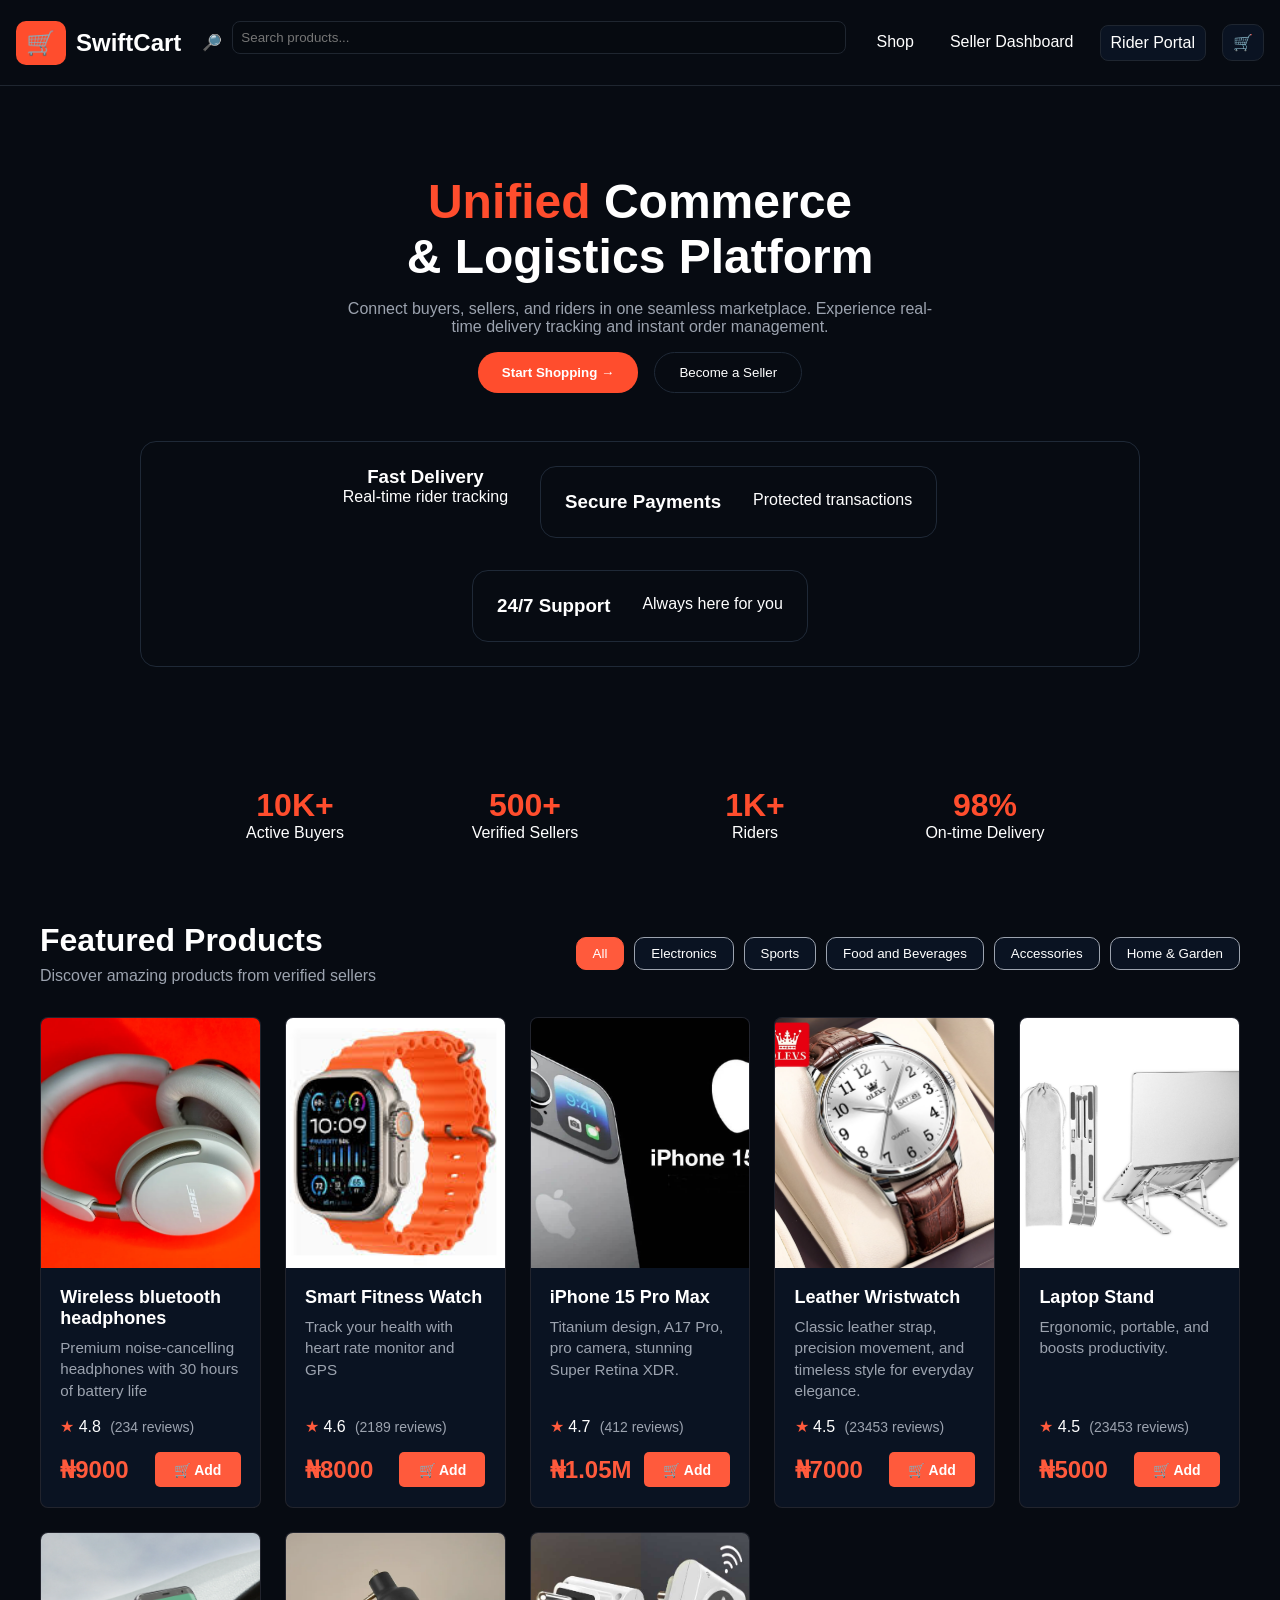
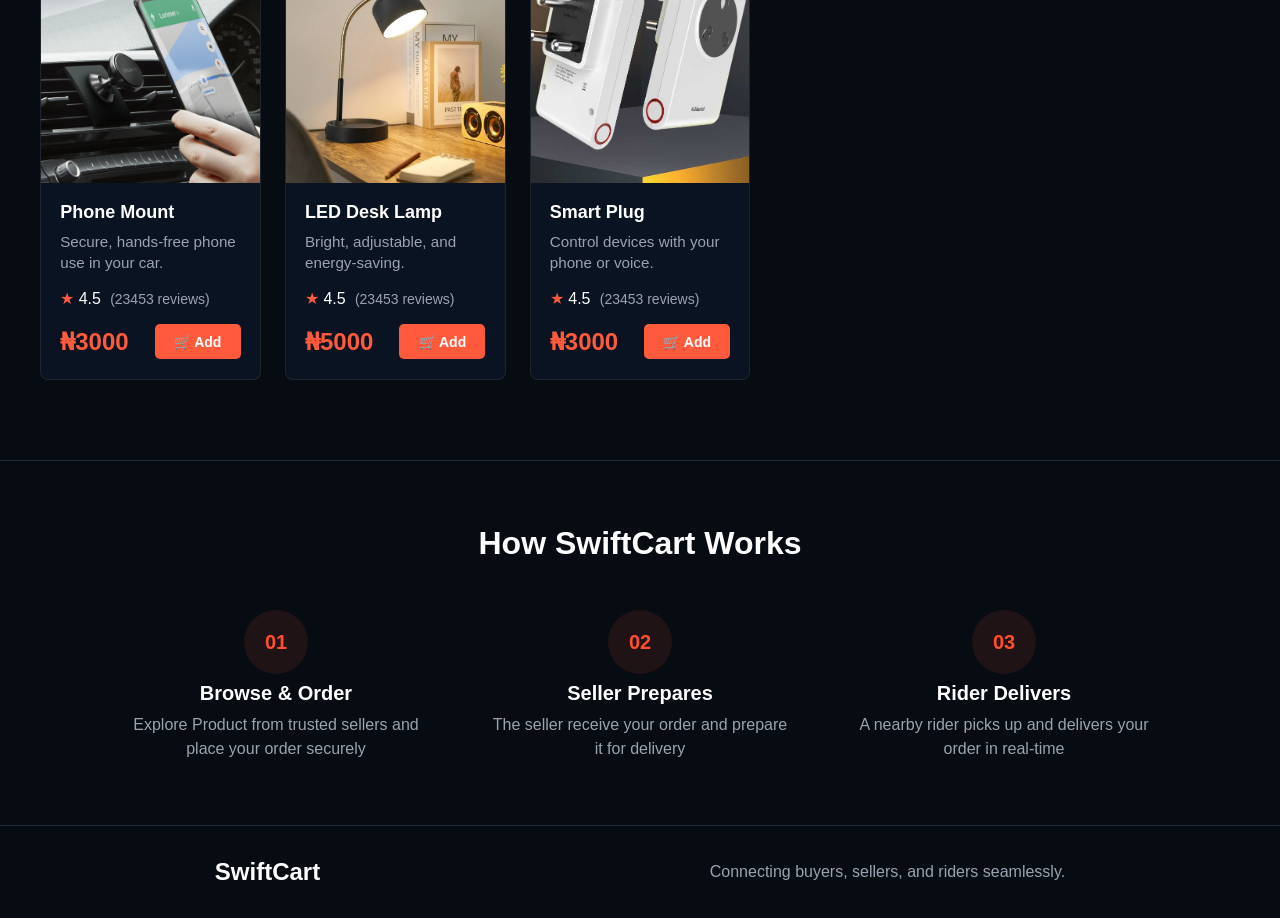
<file: index.html>
<!doctype html>
<html lang="en">
  <head>
    <meta charset="UTF-8" />
    <meta name="viewport" content="width=device-width, initial-scale=1.0" />
    <title>Featured Product</title>
    <link rel="stylesheet" href="css/style.css" />
    <link rel="stylesheet" href="css/hero.css" />
    <link rel="stylesheet" href="css/global.css" />
    <style>
      .topbar {
        display: flex;
        justify-content: space-between;
        align-items: center;
        flex-wrap: wrap;
        padding: 1rem;
        gap: 1rem;
      }

      .search {
        flex: 1;
        min-width: 200px;
      }

      .search input {
        width: 100%;
        padding: 0.5rem;
      }

      .links {
        display: flex;
        gap: 1rem;
        flex-wrap: wrap;
      }

      .hero {
        text-align: center;
        padding: 3rem 1rem;
      }

      .hero h1 {
        font-size: clamp(1.8rem, 5vw, 3rem);
      }

      .hero p {
        max-width: 600px;
        margin: 1rem auto;
      }

      .hero-buttons {
        display: flex;
        justify-content: center;
        gap: 1rem;
        flex-wrap: wrap;
      }
      .feature-box {
        display: flex;
        justify-content: center;
        gap: 2rem;
        flex-wrap: wrap;
      }

      .feature-box-item {
        background: #0a1322;
        padding: 1.5rem;
        border-radius: 10px;
        text-align: center;
        width: 250px;
      }
    </style>
  </head>
  <body>
    <header class="topbar">
      <div class="logo">
        <span id="logo-box" class="logo-box"><a href="index.html">🛒</a></span>
        <span id="logo-text" class="logo-text">SwiftCart</span>
      </div>

      <div class="search">
        <span class="search-icon">🔎</span>
        <input type="text" placeholder="Search products..." />
      </div>

      <div class="links">
        <a href="#featured-section">Shop</a>
        <a href="html/page2.html">Seller Dashboard</a>
        <a class="active" href="html/rider.html">Rider Portal</a>
      </div>

      <div class="cart"><a href="html/cart2.html">🛒</a></div>
    </header>
    <section class="hero">
      <h1><span>Unified</span> Commerce <br />& Logistics Platform</h1>

      <p>
        Connect buyers, sellers, and riders in one seamless marketplace.
        Experience real-time delivery tracking and instant order management.
      </p>
      <div class="hero-buttons">
        <button class="button1">
          <a href="#featured-section">Start Shopping →</a>
        </button>
        <button class="button2">
          <a href="html/page2.html">Become a Seller</a>
        </button>
      </div>
    </section>
    <section class="features">
      <div class="feature-box">
        <div id="feature-box">
          <h3>Fast Delivery</h3>
          <p>Real-time rider tracking</p>
        </div>
        <div id="feature-box" class="feature-box">
          <h3>Secure Payments</h3>
          <p>Protected transactions</p>
        </div>
        <div id="feature-box" class="feature-box">
          <h3>24/7 Support</h3>
          <p>Always here for you</p>
        </div>
      </div>
    </section>
    <section id="statistics" class="stats">
      <div class="stat">
        <h2>10K+</h2>
        <p>Active Buyers</p>
      </div>
      <div class="stat">
        <h2>500+</h2>
        <p>Verified Sellers</p>
      </div>
      <div class="stat">
        <h2>1K+</h2>
        <p>Riders</p>
      </div>
      <div class="stat">
        <h2>98%</h2>
        <p>On-time Delivery</p>
      </div>
    </section>
    <section id="featured-section" class="featured-section-wrapper">
      <div class="featured-header">
        <div class="header-text">
          <h2>Featured Products</h2>
          <p>Discover amazing products from verified sellers</p>
        </div>
        <div class="btn-display">
          <button class="active" data-filter="all">All</button>
          <button data-filter="electronics">Electronics</button>
          <button data-filter="sports">Sports</button>
          <button data-filter="food">Food and Beverages</button>
          <button data-filter="accessories">Accessories</button>
          <button data-filter="home">Home & Garden</button>
        </div>
      </div>

      <div class="products-grid">
        <div class="product" data-category="electronics">
          <img
            src="./images/headphone.webp"
            alt="Wireless bluetooth headphones"
          />
          <div class="product-content">
            <h3>Wireless bluetooth headphones</h3>
            <p class="desc">
              Premium noise-cancelling headphones with 30 hours of battery life
            </p>
            <div class="rating">
              <span class="star">★</span> 4.8
              <span class="reviews">(234 reviews)</span>
            </div>
            <div class="product-footer">
              <h2>₦9000</h2>
              <a href="html/cart2.html" class="btn-add">🛒 Add</a>
            </div>
          </div>
        </div>

        <div class="product" data-category="accessories">
          <img src="./images/smartwatch.jpg" alt="Smart Fitness Watch" />
          <div class="product-content">
            <h3>Smart Fitness Watch</h3>
            <p class="desc">
              Track your health with heart rate monitor and GPS
            </p>
            <div class="rating">
              <span class="star">★</span> 4.6
              <span class="reviews">(2189 reviews)</span>
            </div>
            <div class="product-footer">
              <h2>₦8000</h2>
              <a href="html/cart2.html" class="btn-add">🛒 Add</a>
            </div>
          </div>
        </div>

        <div class="product" data-category="electronics">
          <img src="./images/iPhone-15-pro-Max.jpg" alt="iPhone 15 Pro Max" />
          <div class="product-content">
            <h3>iPhone 15 Pro Max</h3>
            <p class="desc">
              Titanium design, A17 Pro, pro camera, stunning Super Retina XDR.
            </p>
            <div class="rating">
              <span class="star">★</span> 4.7
              <span class="reviews">(412 reviews)</span>
            </div>
            <div class="product-footer">
              <h2>₦1.05M</h2>
              <a href="html/cart2.html" class="btn-add">🛒 Add</a>
            </div>
          </div>
        </div>

        <div class="product" data-category="accessories">
          <img src="./images/wristwatch.jpg" alt="Leather Wristwatch" />
          <div class="product-content">
            <h3>Leather Wristwatch</h3>
            <p class="desc">
              Classic leather strap, precision movement, and timeless style for
              everyday elegance.
            </p>
            <div class="rating">
              <span class="star">★</span> 4.5
              <span class="reviews">(23453 reviews)</span>
            </div>
            <div class="product-footer">
              <h2>₦7000</h2>
              <a href="html/cart2.html" class="btn-add">🛒 Add</a>
            </div>
          </div>
        </div>

        <div class="product" data-category="accessories">
          <img src="./images/Laptop-Stand.jpg" alt="Laptop Stand" />
          <div class="product-content">
            <h3>Laptop Stand</h3>
            <p class="desc">Ergonomic, portable, and boosts productivity.</p>
            <div class="rating">
              <span class="star">★</span> 4.5
              <span class="reviews">(23453 reviews)</span>
            </div>
            <div class="product-footer">
              <h2>₦5000</h2>
              <a href="html/cart2.html " class="btn-add">🛒 Add</a>
            </div>
          </div>
        </div>

        <div class="product" data-category="accessories">
          <img src="./images/phone mount.webp" alt="Phone Mount" />
          <div class="product-content">
            <h3>Phone Mount</h3>
            <p class="desc">Secure, hands-free phone use in your car.</p>
            <div class="rating">
              <span class="star">★</span> 4.5
              <span class="reviews">(23453 reviews)</span>
            </div>
            <div class="product-footer">
              <h2>₦3000</h2>
              <a href="html/cart2.html" class="btn-add">🛒 Add</a>
            </div>
          </div>
        </div>

        <div class="product" data-category="home">
          <img src="./images/lamp.webp" alt="LED Desk Lamp" />
          <div class="product-content">
            <h3>LED Desk Lamp</h3>
            <p class="desc">Bright, adjustable, and energy-saving.</p>
            <div class="rating">
              <span class="star">★</span> 4.5
              <span class="reviews">(23453 reviews)</span>
            </div>
            <div class="product-footer">
              <h2>₦5000</h2>
              <a href="html/cart2.html" class="btn-add">🛒 Add</a>
            </div>
          </div>
        </div>

        <div class="product" data-category="home">
          <img src="./images/Smart-Plug.jpg" alt="Smart Plug" />
          <div class="product-content">
            <h3>Smart Plug</h3>
            <p class="desc">Control devices with your phone or voice.</p>
            <div class="rating">
              <span class="star">★</span> 4.5
              <span class="reviews">(23453 reviews)</span>
            </div>
            <div class="product-footer">
              <h2>₦3000</h2>
              <a href="html/cart2.html" class="btn-add">🛒 Add</a>
            </div>
          </div>
        </div>
        <p id="no-products" class="no-products">No products found.</p>
      </div>
    </section>
    <section class="info">
      <div>
        <h3>How SwiftCart Works</h3>
      </div>
      <div class="info-container">
        <div>
          <h3 class="num">01</h3>
          <h3>Browse & Order</h3>
          <p>
            Explore Product from trusted sellers and place your order securely
          </p>
        </div>
        <div>
          <h3 class="num">02</h3>
          <h3>Seller Prepares</h3>
          <p>The seller receive your order and prepare it for delivery</p>
        </div>
        <div>
          <h3 class="num">03</h3>
          <h3>Rider Delivers</h3>
          <p>A nearby rider picks up and delivers your order in real-time</p>
        </div>
      </div>
    </section>

    <footer>
      <div class="favicon">
        <h3>SwiftCart</h3>
        <p>Connecting buyers, sellers, and riders seamlessly.</p>
      </div>
    </footer>
    <script src="js/index.js"></script>
  </body>
</html>
</file>
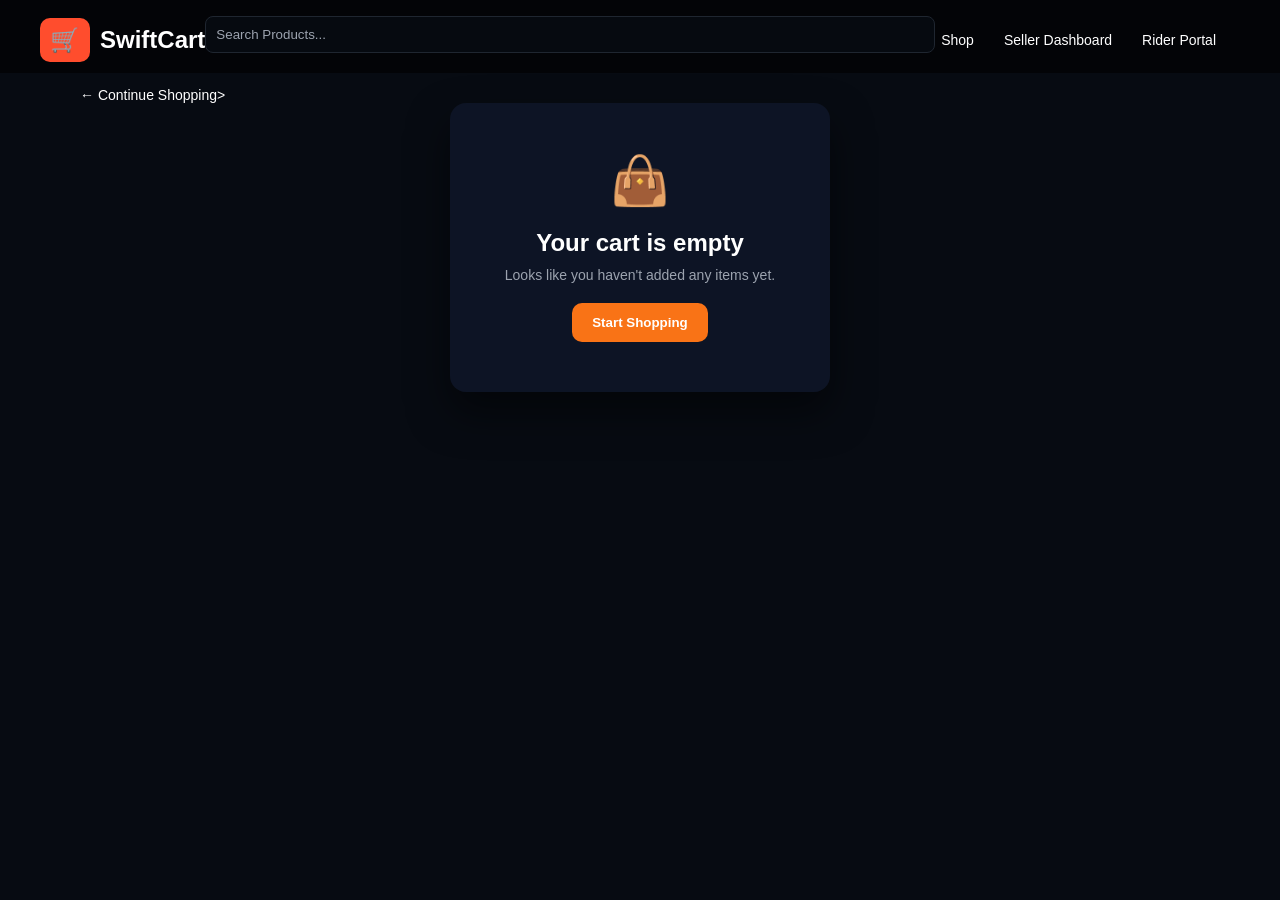
<file: cart.html>
<!DOCTYPE html>
<html lang="en">
<head>
    <meta charset="UTF-8">
    <meta name="viewport" content="width=device-width, initial-scale=1.0">
    <title>SwiftCart | Cart</title>
    <link rel="stylesheet" href="css/cart.css">
    <link rel="stylesheet" href="css/global.css">
</head>
<body>
    <header class="navbar">
        <div class="logo">
            <span class="logo-box">🛒 </span>
            <span class="logo-text">SwiftCart</span>
        </div>

        <input type="text" class="search"placeholder="Search Products...">

        <nav class="nav-links">
            <a href="#"><i class="fa-solid fa-store"></i>Shop</a>
            <a href="#"><i class="fa-solid fa-chart-line"></i>Seller Dashboard</a>
            <a href="#"><i class="fa-solid fa-motorcycle"></i>Rider Portal</a>
            <span class="cart-icon"><i class="fa-solid -fa-cart-shopping cart-icon"></i></span>

        </nav>
    </header>

    <main class="cart-container">
        <div class="continue-shopping">
            <a href="index.html">
            &#8592; Continue Shopping>
            </a>
        </div>
        <div class="cart-box">
            <div class="cart-icon-large">👜 </div>
            <h2>Your cart is empty</h2>
            <p>Looks like you haven't added any items yet.</p>
            <button class="btn"><a href="index.html">Start Shopping</a></button>
            </div>
        </div>
    </main>
    
</body>
</html>
</file>
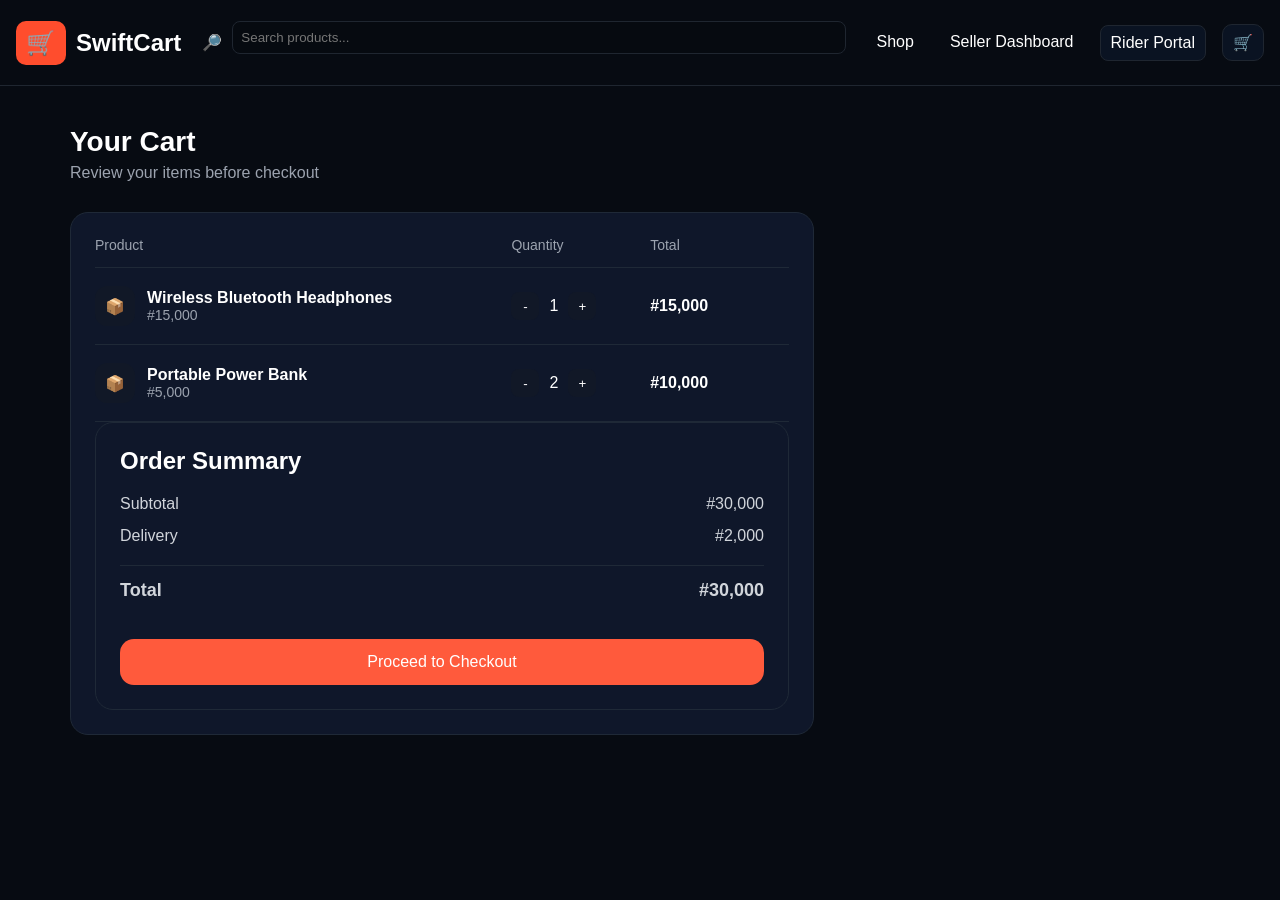
<file: cart2.html>
<!DOCTYPE html>
<html lang="en">
<head>
  <meta charset="UTF-8">
  <title>SwiftCart | Cart</title>
  <meta name="viewport" content="width=device-width, initial-scale=1.0">
  <link rel="stylesheet" href="css/cart2.css">
  <link rel="stylesheet" href="css/global.css" />
</head>
<body>

  <header class="topbar">
      <div class="logo">
        <span class="logo-box"><a href="index.html">🛒</a></span>
        <span class="logo-text">SwiftCart</span>
      </div>

      <div class="search">
        <span class="search-icon">🔎</span>
        <input id="search" type="text" placeholder="Search products..." />
      </div>

      <div class="links">
        <a href="index.html">Shop</a>
        <a href="page2.html">Seller Dashboard</a>
        <a class="active" href="rider.html">Rider Portal</a>
      </div>

      <div class="cart"><a href="cart2.html">🛒</a></div>
    </header>

  <!-- Cart Container -->
  <main class="cart-container">

    <header class="cart-header">
      <h1>Your Cart</h1>
      <p>Review your items before checkout</p>
    </header>

    <section class="cart-grid">

      <!-- Cart Items -->
      <div class="cart-items">
        <div class="cart-table-header">
          <span>Product</span>
          <span>Quantity</span>
          <span>Total</span>
        </div>

        <!-- Item 1 -->
        <div class="cart-row">
          <div class="product">
            <div class="icon">📦</div>
            <div>
              <strong>Wireless Bluetooth Headphones</strong>
              <p>#15,000</p>
            </div>
          </div>

          <div class="quantity">
            <button>-</button>
            <span>1</span>
            <button>+</button>
          </div>

          <div class="price">#15,000</div>
        </div>

        <!-- Item 2 -->
        <div class="cart-row">
          <div class="product">
            <div class="icon">📦</div>
            <div>
              <strong>Portable Power Bank</strong>
              <p>#5,000</p>
            </div>
          </div>

          <div class="quantity">
            <button>-</button>
            <span>2</span>
            <button>+</button>
          </div>

          <div class="price">#10,000
        </div>
      </div>

      <!-- Summary -->
      <aside class="summary">
        <h2>Order Summary</h2>

        <div class="summary-row">
          <span>Subtotal</span>
          <span>#30,000</span>
        </div>

        <div class="summary-row">
          <span>Delivery</span>
          <span>#2,000</span>
        </div>

        <div class="summary-row total">
          <span>Total</span>
          <span>#30,000</span>
        </div>

        <button class="checkout"><a href="checkout.html">Proceed to Checkout</a></button>
      </aside>

    </section>

  </main>

</body>
</html>
</file>
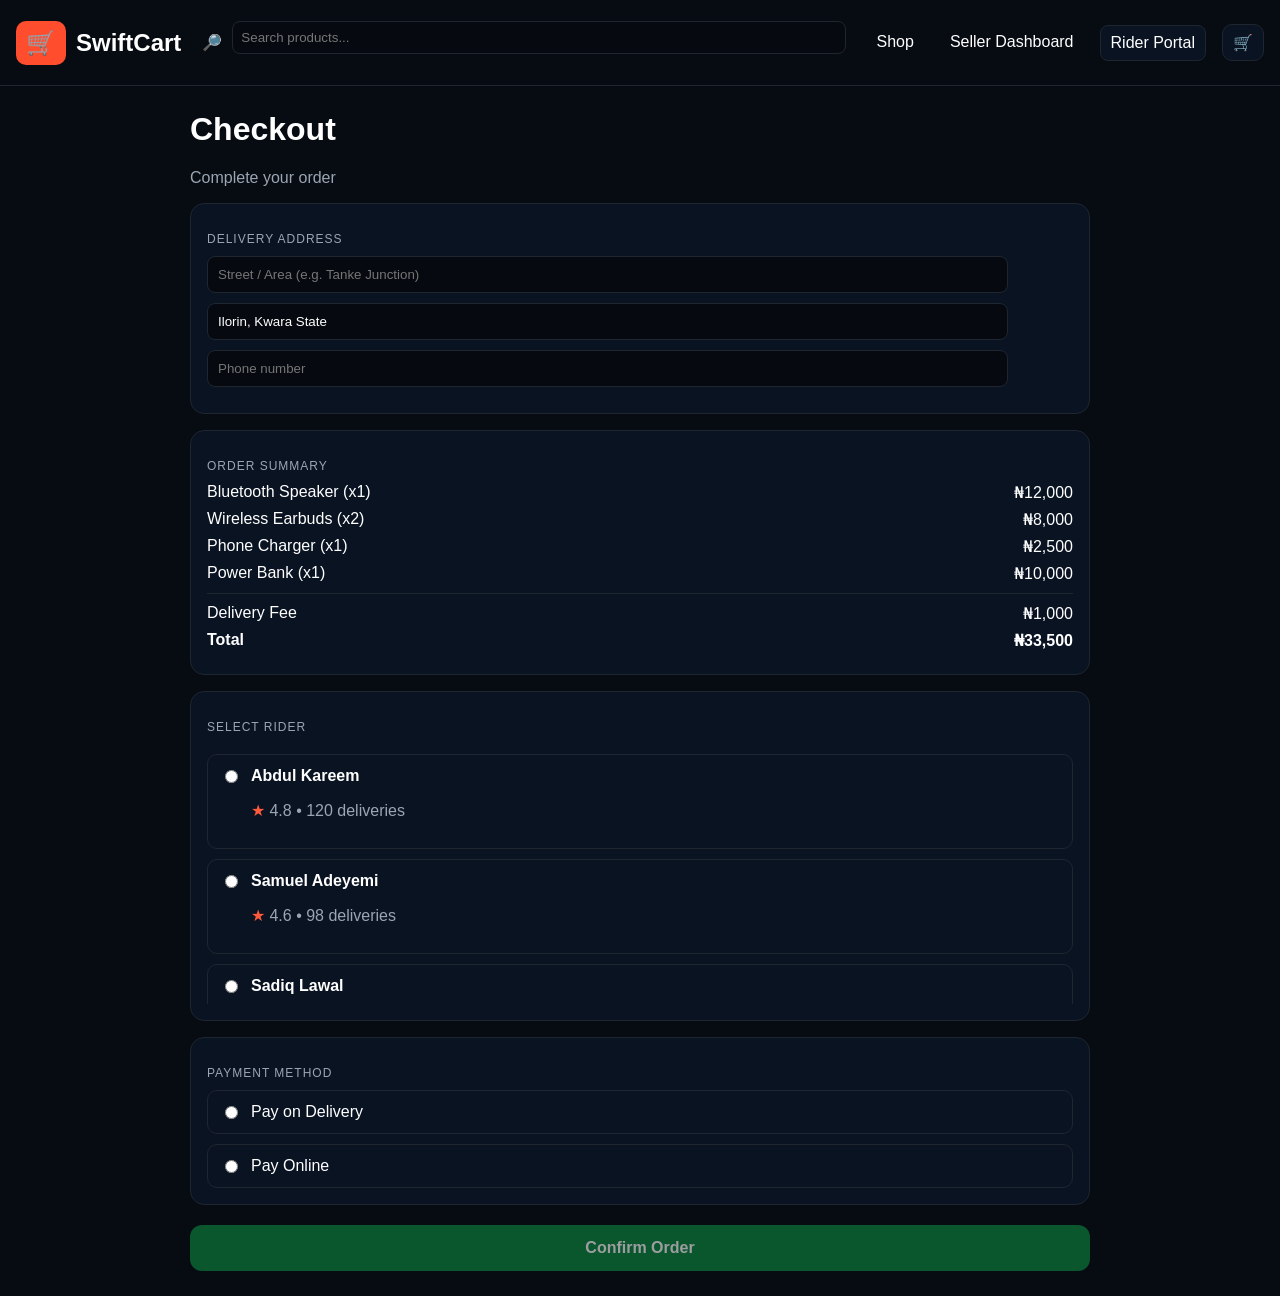
<file: checkout.html>
<!doctype html>
<html lang="en">
  <head>
    <meta charset="UTF-8" />
    <title>Checkout | SwiftCart</title>
    <link rel="stylesheet" href="css/checkout.css" />
    <link rel="stylesheet" href="css/global.css" />
  </head>
  <body>
    <!-- HEADER -->
    <header class="topbar">
      <div class="logo">
        <span class="logo-box"><a href="index.html">🛒</a></span>
        <span class="logo-text">SwiftCart</span>
      </div>

      <div class="search">
        <span class="search-icon">🔎</span>
        <input type="text" placeholder="Search products..." />
      </div>

      <div class="links">
        <a href="index.html">Shop</a>
        <a href="page2.html">Seller Dashboard</a>
        <a class="active" href="rider.html">Rider Portal</a>
      </div>

      <div class="cart"><a href="cart2.html">🛒</a></div>
    </header>

    <main class="container">
      <h1>Checkout</h1>
      <p class="sub">Complete your order</p>

      <!-- DELIVERY ADDRESS -->
      <div class="card">
        <p class="label">DELIVERY ADDRESS</p>

        <input
          id="address"
          type="text"
          placeholder="Street / Area (e.g. Tanke Junction)"
        />
        <input type="text" value="Ilorin, Kwara State" disabled />
        <input id="phone" type="text" placeholder="Phone number" />
      </div>

      <!-- ORDER SUMMARY -->
      <div class="card">
        <p class="label">ORDER SUMMARY</p>

        <div class="item">
          <span>Bluetooth Speaker (x1)</span>
          <span>₦12,000</span>
        </div>

        <div class="item">
          <span>Wireless Earbuds (x2)</span>
          <span>₦8,000</span>
        </div>

        <div class="item">
          <span>Phone Charger (x1)</span>
          <span>₦2,500</span>
        </div>

        <div class="item">
          <span>Power Bank (x1)</span>
          <span>₦10,000</span>
        </div>

        <hr />

        <div class="item">
          <span>Delivery Fee</span>
          <span>₦1,000</span>
        </div>

        <div class="item total">
          <span>Total</span>
          <span>₦33,500</span>
        </div>
      </div>

      <!-- SELECT RIDER (SCROLLABLE CARD) -->
      <div class="card">
        <p class="label">SELECT RIDER</p>

        <div class="rider-list">
          <label class="option">
            <input type="radio" name="rider" />
            <div>
              <strong>Abdul Kareem</strong>
              <p class="sub">
                <span class="star">★</span> 4.8 • 120 deliveries
              </p>
            </div>
          </label>

          <label class="option">
            <input type="radio" name="rider" />
            <div>
              <strong>Samuel Adeyemi</strong>
              <p class="sub"><span class="star">★</span> 4.6 • 98 deliveries</p>
            </div>
          </label>

          <label class="option">
            <input type="radio" name="rider" />
            <div>
              <strong>Sadiq Lawal</strong>
              <p class="sub"><span class="star">★</span> 4.5 • 95 deliveries</p>
            </div>
          </label>

          <label class="option">
            <input type="radio" name="rider" />
            <div>
              <strong>Daniel Olatunji</strong>
              <p class="sub">
                <span class="star">★</span> 4.7 • 110 deliveries
              </p>
            </div>
          </label>

          <label class="option">
            <input type="radio" name="rider" />
            <div>
              <strong>Hassan Musa</strong>
              <p class="sub">
                <span class="star">★</span> 4.9 • 150 deliveries
              </p>
            </div>
          </label>

          <label class="option">
            <input type="radio" name="rider" />
            <div>
              <strong>Chinedu Okafor</strong>
              <p class="sub"><span class="star">★</span> 4.4 • 70 deliveries</p>
            </div>
          </label>

          <label class="option">
            <input type="radio" name="rider" />
            <div>
              <strong>Yusuf Bello</strong>
              <p class="sub"><span class="star">★</span> 4.6 • 90 deliveries</p>
            </div>
          </label>

          <label class="option">
            <input type="radio" name="rider" />
            <div>
              <strong>Emmanuel Johnson</strong>
              <p class="sub"><span class="star">★</span>4.5 • 85 deliveries</p>
            </div>
          </label>

          <label class="option">
            <input type="radio" name="rider" />
            <div>
              <strong>Mustapha Ahmed</strong>
              <p class="sub"><span class="star">★</span>4.3 • 60 deliveries</p>
            </div>
          </label>

          <label class="option">
            <input type="radio" name="rider" />
            <div>
              <strong>Michael Adebayo</strong>
              <p class="sub">
                <span class="star">★</span> 4.8 • 130 deliveries
              </p>
            </div>
          </label>
        </div>
      </div>

      <!-- PAYMENT -->
      <div class="card">
        <p class="label">PAYMENT METHOD</p>

        <label class="option">
          <input type="radio" name="payment" />
          <span>Pay on Delivery</span>
        </label>

        <label class="option">
          <input type="radio" name="payment" />
          <span>Pay Online</span>
        </label>
      </div>

      <!-- CONFIRM -->
      <button id="confirmBtn" class="confirm-btn" disabled>
        <a href="order.html">Confirm Order</a>
      </button>
    </main>

    <script src="checkout.js"></script>
  </body>
</html>
</file>
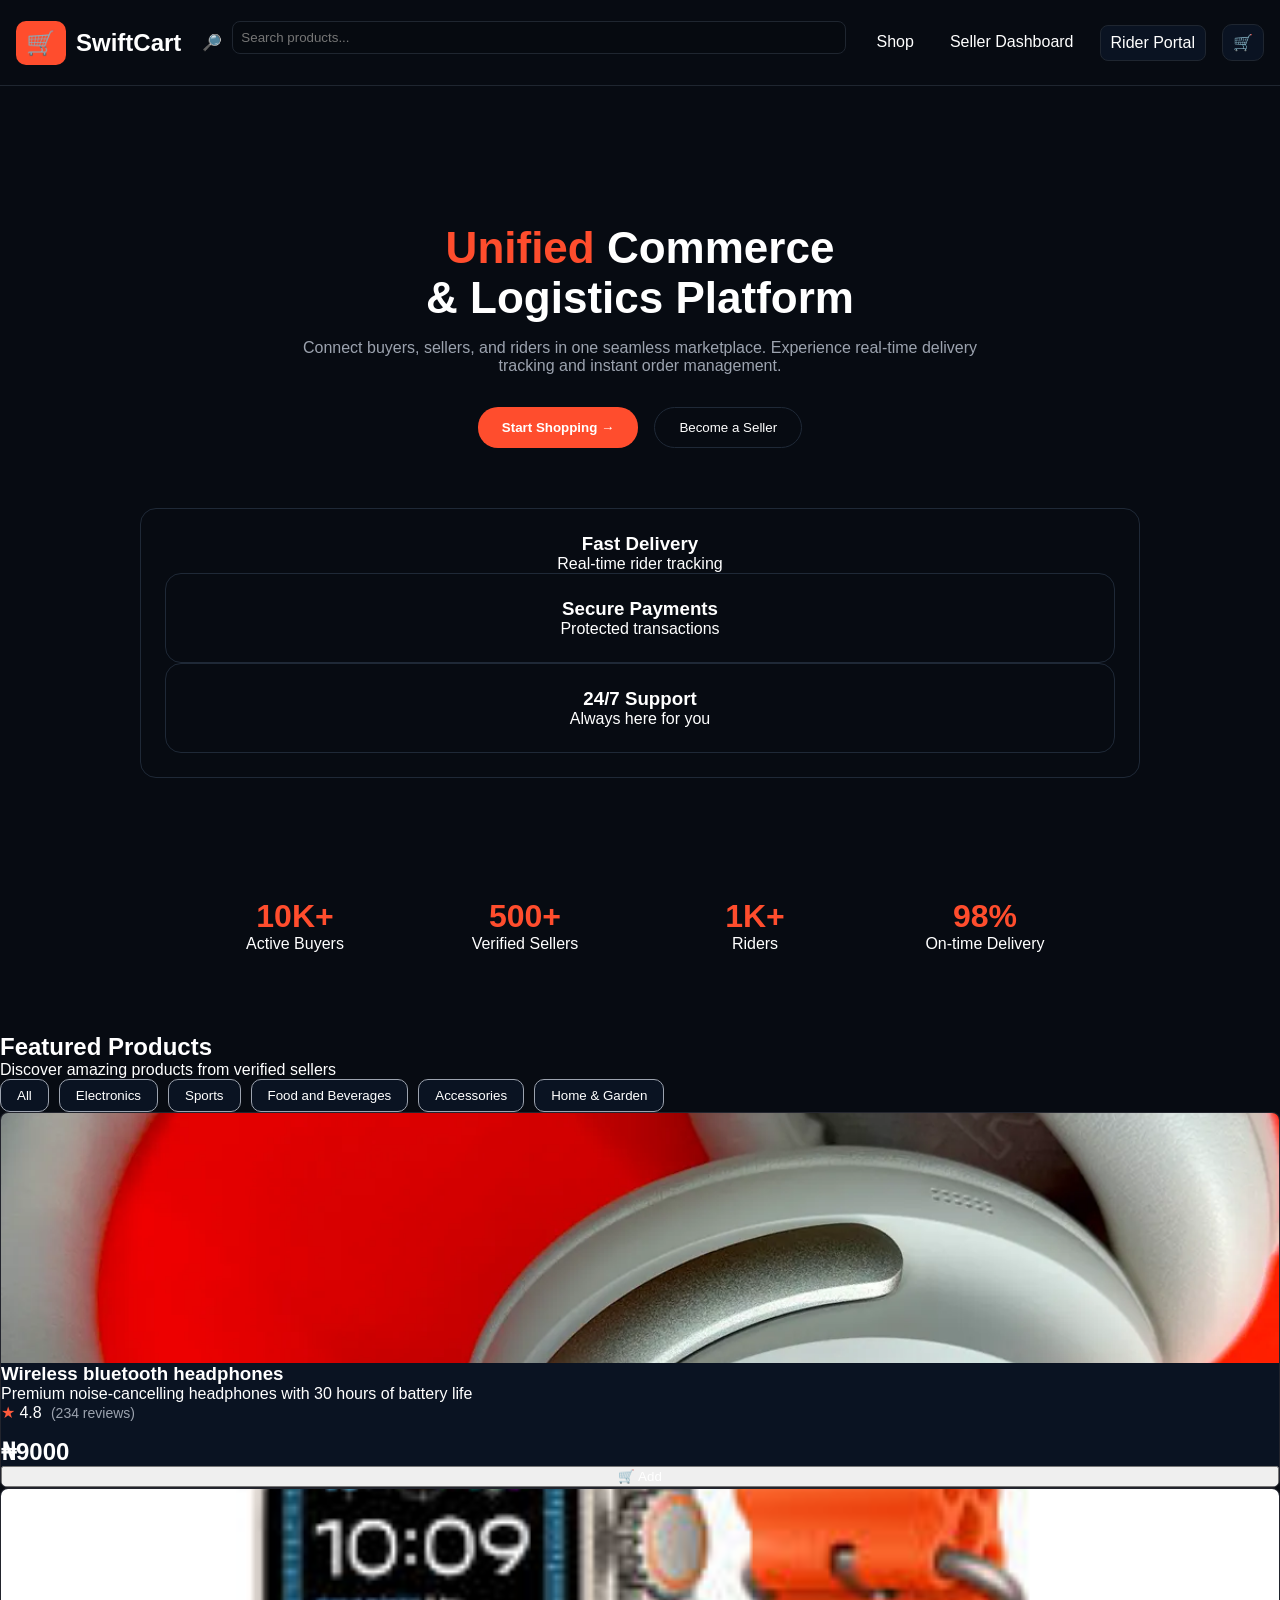
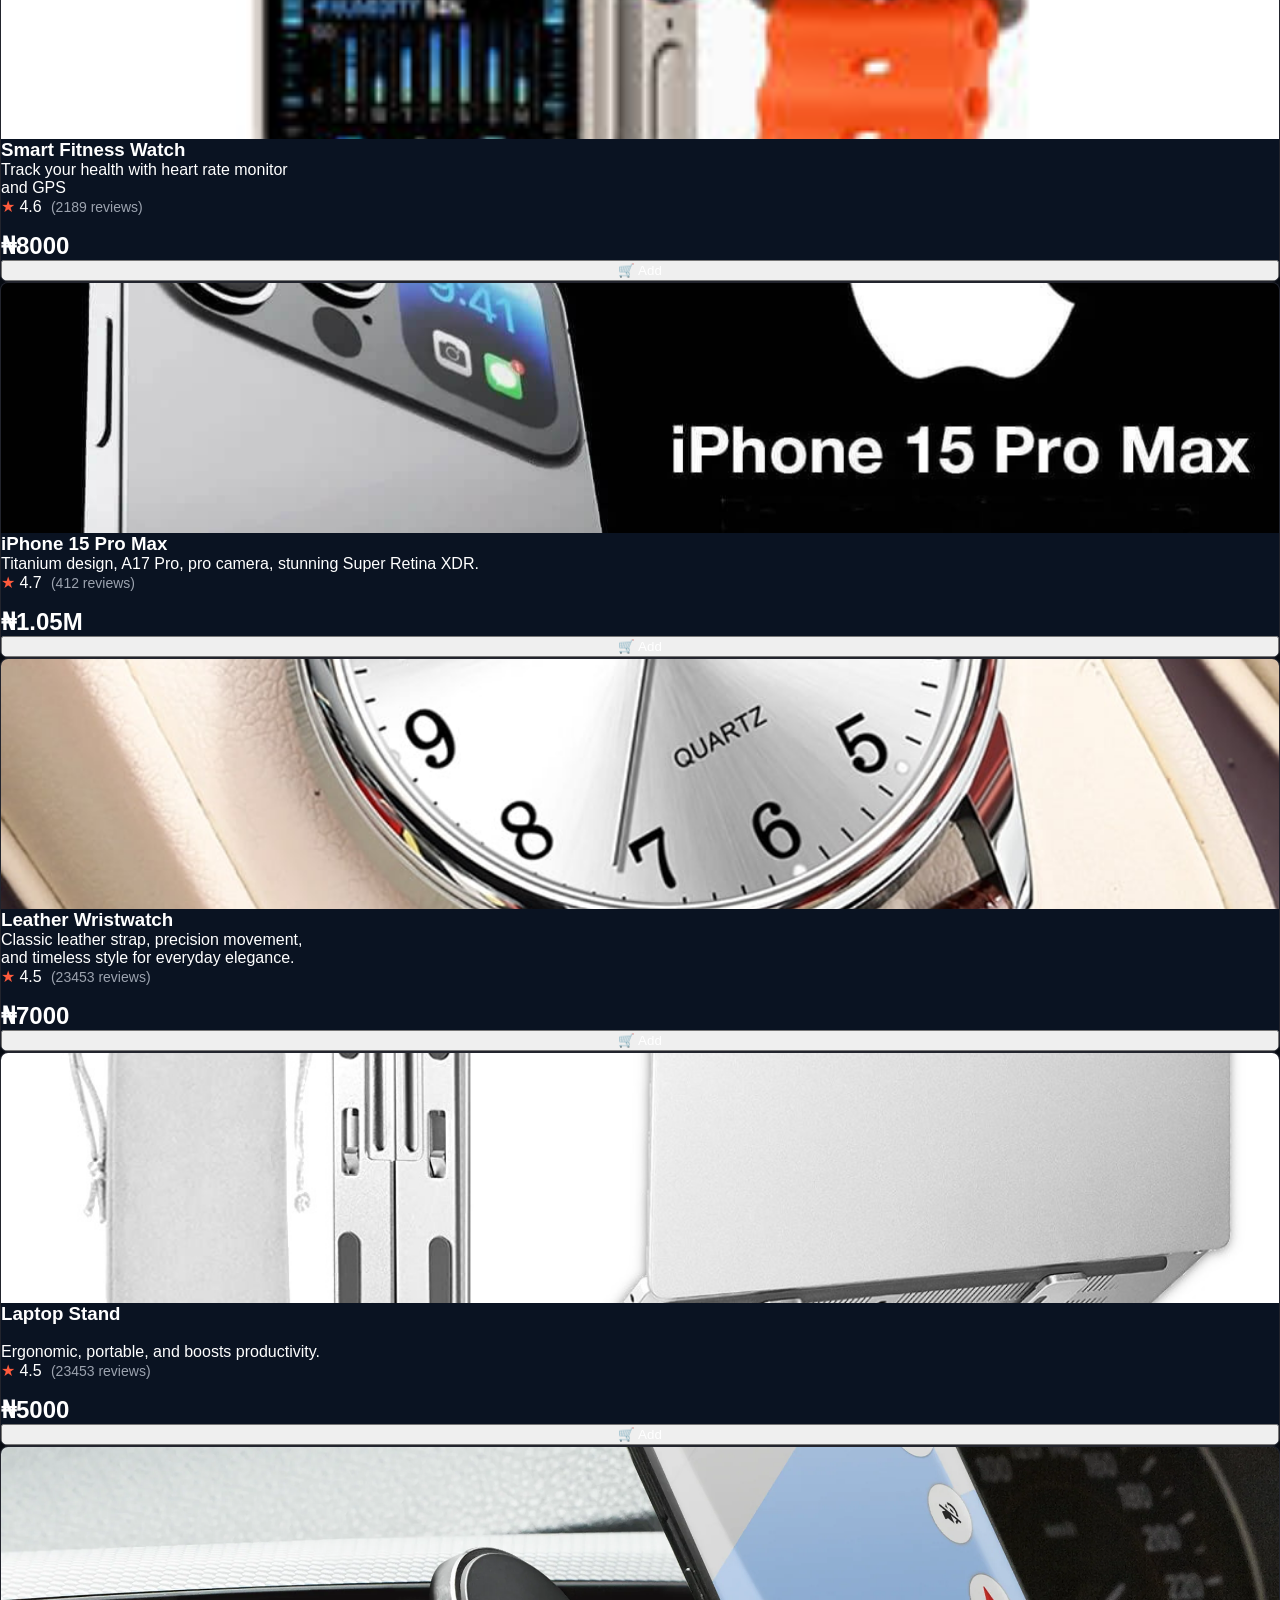
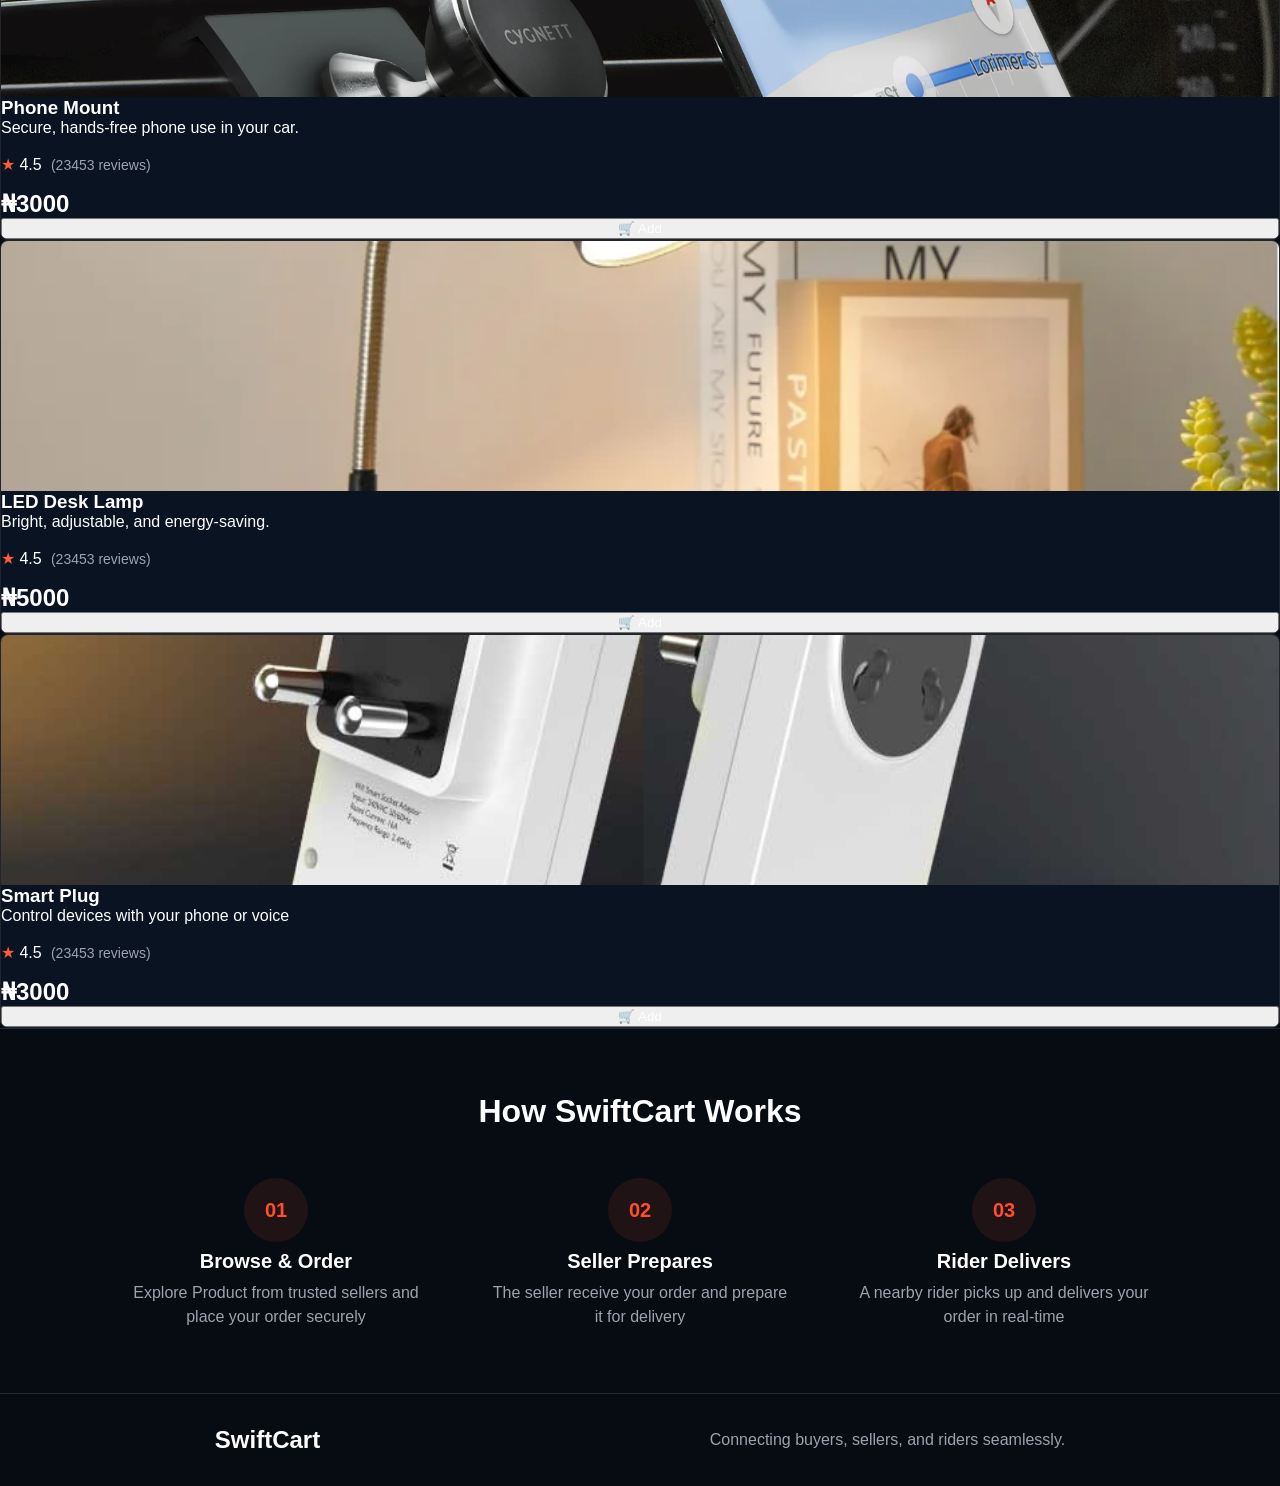
<file: featured.html>
<!doctype html>
<html lang="en">
  <head>
    <meta charset="UTF-8" />
    <meta name="viewport" content="width=device-width, initial-scale=1.0" />
    <title>Featured Product</title>
    <link rel="stylesheet" href="css/style.css" />
    <link rel="stylesheet" href="css/hero.css" />
    <link rel="stylesheet" href="css/global.css" />
  </head>
  <body>
    <header class="topbar">
      <div class="logo">
        <span id="logo-box" class="logo-box"
          ><a href="featured.html">🛒</a></span
        >
        <span id="logo-text" class="logo-text">SwiftCart</span>
      </div>

      <div class="search">
        <span class="search-icon">🔎</span>
        <input type="text" placeholder="Search products..." />
      </div>

      <div class="links">
        <a href="#featured-section">Shop</a>
        <a href="page2.html">Seller Dashboard</a>
        <a class="active" href="rider.html">Rider Portal</a>
      </div>

      <div class="cart"><a href="cart2.html">🛒</a></div>
    </header>
    <section class="hero">
      <h1><span>Unified</span> Commerce <br />& Logistics Platform</h1>

      <p>
        Connect buyers, sellers, and riders in one seamless marketplace.
        Experience real-time delivery tracking and instant order management.
      </p>
      <div class="hero-buttons">
        <button class="button1">
          <a href="#featured-section">Start Shopping →</a>
        </button>
        <button class="button2">
          <a href="page2.html">Become a Seller</a>
        </button>
      </div>
    </section>
    <section class="features">
      <div class="feature-box">
        <div id="feature-box">
          <h3>Fast Delivery</h3>
          <p>Real-time rider tracking</p>
        </div>
        <div id="feature-box" class="feature-box">
          <h3>Secure Payments</h3>
          <p>Protected transactions</p>
        </div>
        <div id="feature-box" class="feature-box">
          <h3>24/7 Support</h3>
          <p>Always here for you</p>
        </div>
      </div>
    </section>
    <section id="statistics" class="stats">
      <div class="stat">
        <h2>10K+</h2>
        <p>Active Buyers</p>
      </div>
      <div class="stat">
        <h2>500+</h2>
        <p>Verified Sellers</p>
      </div>
      <div class="stat">
        <h2>1K+</h2>
        <p>Riders</p>
      </div>
      <div class="stat">
        <h2>98%</h2>
        <p>On-time Delivery</p>
      </div>
    </section>
    <section>
      <div id="featured-section" class="featured-section">
        <div>
          <h2>Featured Products</h2>
          <p>Discover amazing products from verified sellers</p>
        </div>
        <div class="btn-display">
          <button>All</button>
          <button>Electronics</button>
          <button>Sports</button>
          <button>Food and Beverages</button>
          <button>Accessories</button>
          <button>Home & Garden</button>
        </div>
      </div>
      <div class="products-container">
        <div class="product">
          <img src="./images/headphone.webp" alt="" />
          <h3>Wireless bluetooth headphones</h3>
          <p>
            Premium noise-cancelling headphones with 30 hours of battery life
          </p>
          <p class="rating">
            <span class="star">★</span> 4.8
            <span class="reviews">(234 reviews)</span>
          </p>
          <h2>₦9000</h2>
          <button class="btn-add"><a href="cart2.html">🛒 Add</a></button>
        </div>
        <div class="product">
          <img src="./images/smartwatch.jpg" alt="" />
          <h3>Smart Fitness Watch</h3>
          <p>
            Track your health with heart rate monitor <br />
            and GPS
          </p>
          <p class="rating">
            <span class="star">★</span> 4.6
            <span class="reviews">(2189 reviews)</span>
          </p>
          <h2>₦8000</h2>
          <button class="btn-add"><a href="cart2.html">🛒 Add</a></button>
        </div>
        <div class="product">
          <img src="./images/iPhone-15-pro-Max.jpg" alt="" />
          <h3>iPhone 15 Pro Max</h3>
          <p>
            Titanium design, A17 Pro, pro camera, stunning Super Retina XDR.
          </p>
          <p class="rating">
            <span class="star">★</span> 4.7
            <span class="reviews">(412 reviews)</span>
          </p>
          <h2>₦1.05M</h2>
          <button class="btn-add"><a href="cart2.html">🛒 Add</a></button>
        </div>
        <div class="product">
          <img src="./images/wristwatch.jpg" alt="" />
          <h3>Leather Wristwatch</h3>
          <p>
            Classic leather strap, precision movement, <br />
            and timeless style for everyday elegance.
          </p>
          <p class="rating">
            <span class="star">★</span> 4.5
            <span class="reviews">(23453 reviews)</span>
          </p>
          <h2>₦7000</h2>
          <button class="btn-add"><a href="cart2.html">🛒 Add</a></button>
        </div>
      </div>
      <div class="products-container-two">
        <div class="product">
          <img src="./images/Laptop-Stand.jpg" alt="" />
          <h3 class="stands">Laptop Stand</h3>
          <br />
          <p class="con">Ergonomic, portable, and boosts productivity.</p>
          <p class="rating">
            <span class="star">★</span> 4.5
            <span class="reviews">(23453 reviews)</span>
          </p>
          <h2>₦5000</h2>
          <button class="btn-add"><a href="cart2.html">🛒 Add</a></button>
        </div>
        <div class="product">
          <img src="./images/phone mount.webp" alt="" />
          <h3>Phone Mount</h3>
          <p>Secure, hands-free phone use in your car.</p>
          <br />
          <p class="rating">
            <span class="star">★</span> 4.5
            <span class="reviews">(23453 reviews)</span>
          </p>
          <h2>₦3000</h2>
          <button class="btn-add"><a href="cart2.html">🛒 Add</a></button>
        </div>
        <div class="product">
          <img src="./images/lamp.webp" alt="" />
          <h3>LED Desk Lamp</h3>
          <p>Bright, adjustable, and energy-saving.</p>
          <br />
          <p class="rating">
            <span class="star">★</span> 4.5
            <span class="reviews">(23453 reviews)</span>
          </p>
          <h2>₦5000</h2>
          <button class="btn-add"><a href="cart2.html">🛒 Add</a></button>
        </div>
        <div class="product">
          <img src="./images/Smart-Plug.jpg" alt="" />
          <h3>Smart Plug</h3>
          <p>Control devices with your phone or voice</p>
          <br />
          <p class="rating">
            <span class="star">★</span> 4.5
            <span class="reviews">(23453 reviews)</span>
          </p>
          <h2>₦3000</h2>
          <button class="btn-add"><a href="cart2.html">🛒 Add</a></button>
        </div>
      </div>
    </section>
    <section class="info">
      <div><h3>How SwiftCart Works</h3></div>
      <div class="info-container">
        <div>
          <h3 class="num">01</h3>
          <h3>Browse & Order</h3>
          <p>
            Explore Product from trusted sellers and place your order securely
          </p>
        </div>
        <div>
          <h3 class="num">02</h3>
          <h3>Seller Prepares</h3>
          <p>The seller receive your order and prepare it for delivery</p>
        </div>
        <div>
          <h3 class="num">03</h3>
          <h3>Rider Delivers</h3>
          <p>A nearby rider picks up and delivers your order in real-time</p>
        </div>
      </div>
    </section>
    <footer>
      <div class="favicon">
        <h3>SwiftCart</h3>
        <p>Connecting buyers, sellers, and riders seamlessly.</p>
      </div>
    </footer>
    <script src="index.js"></script>
  </body>
</html>
</file>
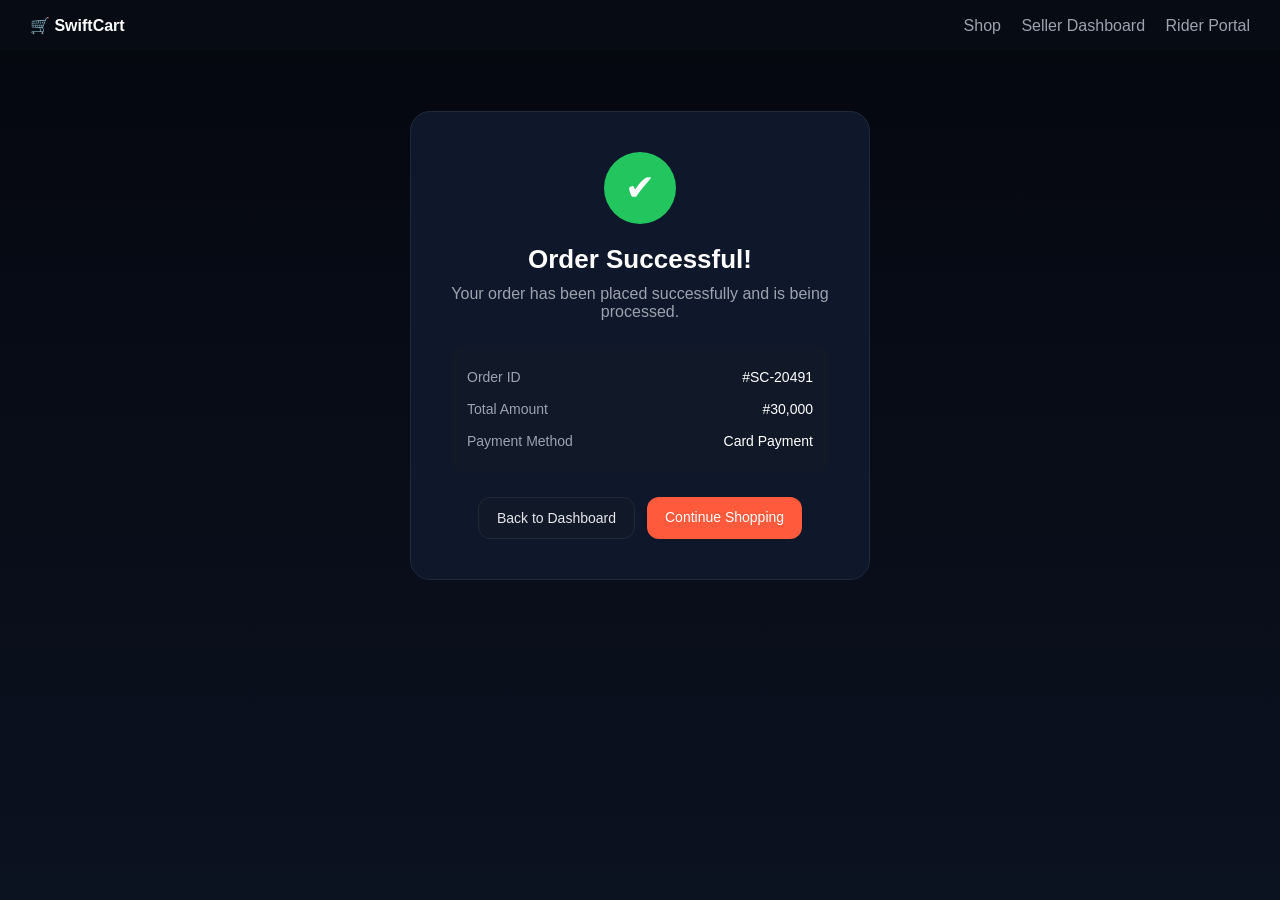
<file: order.html>
<!doctype html>
<html lang="en">
  <head>
    <meta charset="UTF-8" />
    <title>SwiftCart | Order Successful</title>
    <meta name="viewport" content="width=device-width, initial-scale=1.0" />
    <link rel="stylesheet" href="css/order.css" />
  </head>
  <body>
    <!-- Navbar -->
    <header class="navbar">
      <div class="logo">🛒 SwiftCart</div>
      <nav>
        <a href="#">Shop</a>
        <a href="#">Seller Dashboard</a>
        <a href="#">Rider Portal</a>
      </nav>
    </header>

    <!-- Success Container -->
    <main class="success-container">
      <div class="success-card">
        <div class="success-icon">✔</div>

        <h1>Order Successful!</h1>
        <p>Your order has been placed successfully and is being processed.</p>

        <div class="order-details">
          <div class="detail-row">
            <span>Order ID</span>
            <span>#SC-20491</span>
          </div>

          <div class="detail-row">
            <span>Total Amount</span>
            <span>#30,000</span>
          </div>

          <div class="detail-row">
            <span>Payment Method</span>
            <span>Card Payment</span>
          </div>
        </div>

        <div class="actions">
          <a href="cart2.html" class="btn secondary">Back to Dashboard</a>
          <a href="featured.html" class="btn primary">Continue Shopping</a>
        </div>
      </div>
    </main>
  </body>
</html>
</file>
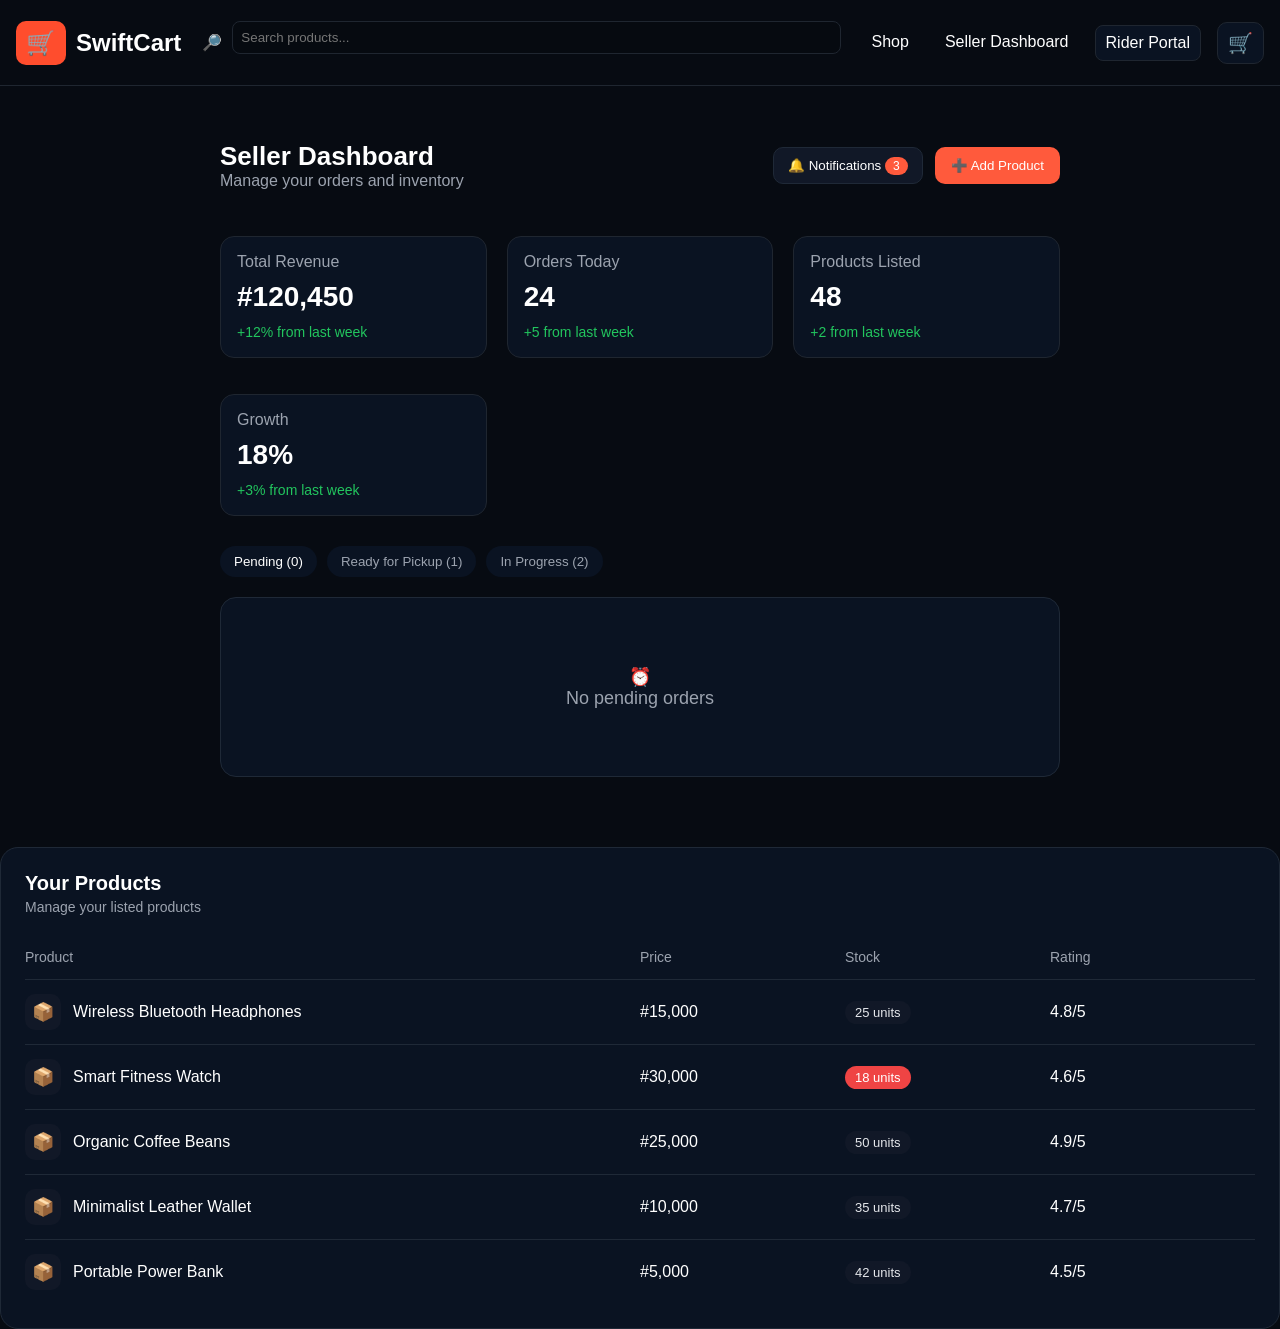
<file: page2.html>
<!doctype html>
<html lang="en">
  <head>
    <meta charset="UTF-8" />
    <title>SwiftCart – Seller Dashboard</title>
    <meta name="viewport" content="width=device-width, initial-scale=1.0" />
    <link rel="stylesheet" href="css/page2.css" />
    <link rel="stylesheet" href="css/global.css" />
  </head>
  <body>
    <header class="topbar">
      <div class="logo">
        <span class="logo-box"><a href="index.html">🛒</a></span>
        <span class="logo-text">SwiftCart</span>
      </div>

      <div class="search">
        <span class="search-icon">🔎</span>
        <input type="text" placeholder="Search products..." />
      </div>

      <div class="links">
        <a href="index.html">Shop</a>
        <a href="page2.html">Seller Dashboard</a>
        <a class="active" href="rider.html">Rider Portal</a>
      </div>

      <div class="cart"><a href="cart2.html">🛒</a></div>
    </header>

    <main class="container">
      <div class="dashboard-header">
        <div>
          <h1>Seller Dashboard</h1>
          <p>Manage your orders and inventory</p>
        </div>

        <div class="actions">
          <button class="notify">
            🔔 Notifications <span class="badge">3</span>
          </button>
          <button class="add-product">➕ Add Product</button>
        </div>
      </div>

      <section class="stats">
        <div class="card">
          <p>Total Revenue</p>
          <h2>#120,450</h2>
          <span class="positive">+12% from last week</span>
        </div>

        <div class="card">
          <p>Orders Today</p>
          <h2>24</h2>
          <span class="positive">+5 from last week</span>
        </div>

        <div class="card">
          <p>Products Listed</p>
          <h2>48</h2>
          <span class="positive">+2 from last week</span>
        </div>

        <div class="card">
          <p>Growth</p>
          <h2>18%</h2>
          <span class="positive">+3% from last week</span>
        </div>
      </section>

      <section class="orders">
        <div class="tabs">
          <button class="tab active">Pending (0)</button>
          <button class="tab">Ready for Pickup (1)</button>
          <button class="tab">In Progress (2)</button>
        </div>

        <div class="orders-box">
          <div class="empty">
            ⏰
            <p>No pending orders</p>
          </div>
        </div>
      </section>
    </main>
    <section class="products-section">
      <div class="products-header">
        <h2>Your Products</h2>
        <p>Manage your listed products</p>
      </div>

      <div class="products-table">
        <div class="table-header">
          <span>Product</span>
          <span>Price</span>
          <span>Stock</span>
          <span>Rating</span>
        </div>

        <div class="table-row">
          <div class="product">
            <div class="icon">📦</div>
            <span>Wireless Bluetooth Headphones</span>
          </div>
          <span class="price">#15,000</span>
          <span class="stock good">25 units</span>
          <span class="rating">4.8/5</span>
        </div>

        <div class="table-row">
          <div class="product">
            <div class="icon">📦</div>
            <span>Smart Fitness Watch</span>
          </div>
          <span class="price">#30,000</span>
          <span class="stock low">18 units</span>
          <span class="rating">4.6/5</span>
        </div>

        <div class="table-row">
          <div class="product">
            <div class="icon">📦</div>
            <span>Organic Coffee Beans</span>
          </div>
          <span class="price">#25,000</span>
          <span class="stock good">50 units</span>
          <span class="rating">4.9/5</span>
        </div>

        <div class="table-row">
          <div class="product">
            <div class="icon">📦</div>
            <span>Minimalist Leather Wallet</span>
          </div>
          <span class="price">#10,000</span>
          <span class="stock good">35 units</span>
          <span class="rating">4.7/5</span>
        </div>

        <div class="table-row">
          <div class="product">
            <div class="icon">📦</div>
            <span>Portable Power Bank</span>
          </div>
          <span class="price">#5,000</span>
          <span class="stock good">42 units</span>
          <span class="rating">4.5/5</span>
        </div>
      </div>
    </section>
  </body>
</html>
</file>
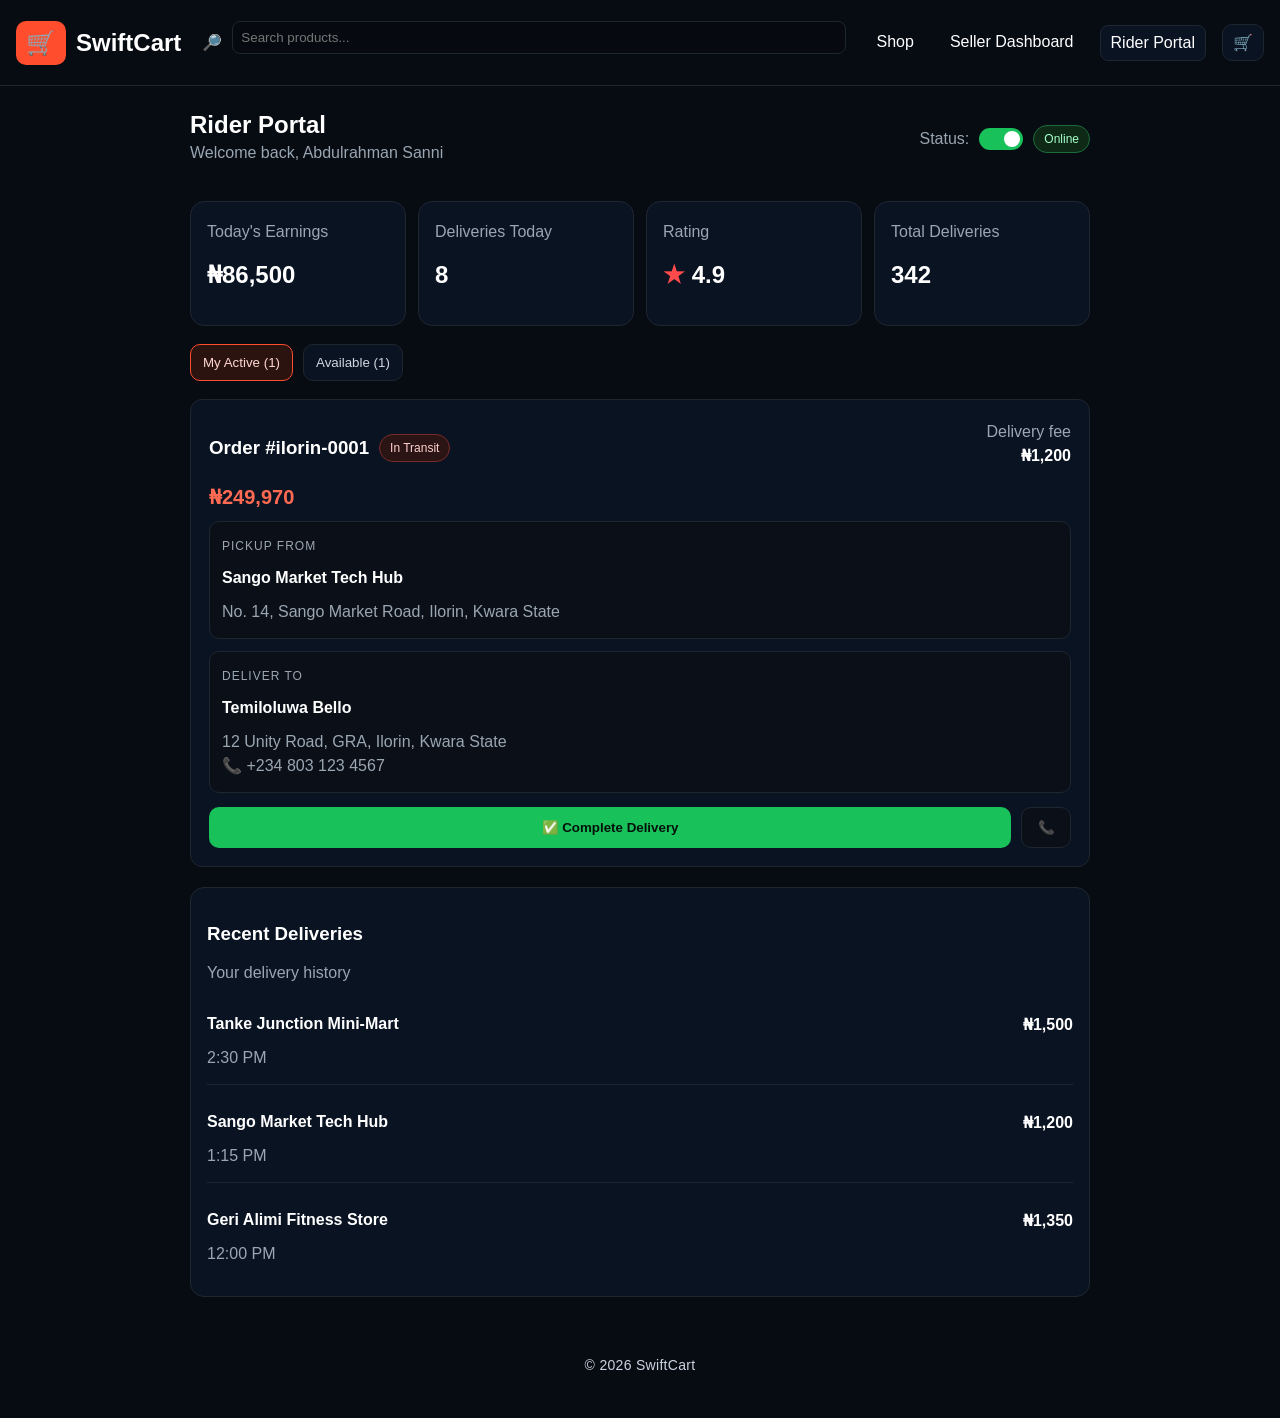
<file: rider.html>
<!doctype html>
<html lang="en">
  <head>
    <meta charset="UTF-8" />
    <meta name="viewport" content="width=device-width, initial-scale=1.0" />
    <title>SwiftCart - Rider Portal</title>
    <link rel="stylesheet" href="css/rider.css" />
    <link rel="stylesheet" href="css/global.css" />
  </head>
  <body>
    <!-- TOP NAV -->
    <header class="topbar">
      <div class="logo">
        <span class="logo-box"><a href="index.html">🛒</a></span>
        <span class="logo-text">SwiftCart</span>
      </div>

      <div class="search">
        <span class="search-icon">🔎</span>
        <input type="text" placeholder="Search products..." />
      </div>

      <div class="links">
        <a href="index.html">Shop</a>
        <a href="page2.html">Seller Dashboard</a>
        <a class="active" href="rider.html">Rider Portal</a>
      </div>

      <div class="cart"><a href="cart2.html">🛒</a></div>
    </header>

    <main class="container">
      <!-- HEADING -->
      <section class="heading">
        <div>
          <h1>Rider Portal</h1>
          <p class="sub">Welcome back, Abdulrahman Sanni</p>
        </div>

        <div class="status">
          <span class="sub">Status:</span>

          <label class="switch">
            <input id="onlineToggle" type="checkbox" checked />
            <span class="slider"></span>
          </label>

          <span id="statusBadge" class="badge online">Online</span>
        </div>
      </section>

      <!-- STATS -->
      <section class="stats">
        <div class="card">
          <p class="sub">Today's Earnings</p>
          <h2>₦86,500</h2>
        </div>

        <div class="card">
          <p class="sub">Deliveries Today</p>
          <h2>8</h2>
        </div>

        <div class="card">
          <p class="sub">Rating</p>
          <h2><span class="star">★</span> 4.9</h2>
        </div>

        <div class="card">
          <p class="sub">Total Deliveries</p>
          <h2>342</h2>
        </div>
      </section>

      <!-- TABS -->
      <section class="tabs">
        <button id="tabActive" class="tab-btn tab-active">My Active (1)</button>
        <button id="tabAvailable" class="tab-btn">Available (1)</button>
      </section>

      <section id="activeSection">
        <div class="big-card">
          <div class="big-top">
            <div>
              <div class="row">
                <h3>Order #ilorin-0001</h3>
                <span class="badge transit">In Transit</span>
              </div>
              <p class="price">₦249,970</p>
            </div>

            <div class="fee">
              <p class="sub">Delivery fee</p>
              <p class="fee-amount">₦1,200</p>
            </div>
          </div>

          <div class="info-box">
            <p class="sub small-title">PICKUP FROM</p>
            <p class="bold">Sango Market Tech Hub</p>
            <p class="sub">No. 14, Sango Market Road, Ilorin, Kwara State</p>
          </div>

          <div class="info-box">
            <p class="sub small-title">DELIVER TO</p>
            <p class="bold">Temiloluwa Bello</p>
            <p class="sub">12 Unity Road, GRA, Ilorin, Kwara State</p>
            <p class="sub">📞 +234 803 123 4567</p>
          </div>

          <div class="actions">
            <button id="completeBtn" class="btn green">
              ✅ Complete Delivery
            </button>
            <button class="btn dark">📞</button>
          </div>
        </div>
      </section>

      <section id="availableSection" class="hide">
        <div class="big-card">
          <div class="big-top">
            <div>
              <div class="row">
                <h3>Order #ilorin-0002</h3>
                <span class="badge available">Available</span>
              </div>
              <p class="price">₦89,500</p>
            </div>

            <div class="fee">
              <p class="sub">Delivery fee</p>
              <p class="fee-amount">₦800</p>
            </div>
          </div>

          <div class="info-box">
            <p class="sub small-title">PICKUP FROM</p>
            <p class="bold">Fate Road Coffee Corner</p>
            <p class="sub">7 Fate Road, Ilorin, Kwara State</p>
          </div>

          <div class="info-box">
            <p class="sub small-title">DELIVER TO</p>
            <p class="bold">Zainab Lawal</p>
            <p class="sub">23 Taiwo Road, Ilorin, Kwara State</p>
            <p class="sub">📞 +234 812 987 6543</p>
          </div>

          <div class="actions">
            <button id="acceptBtn" class="btn green">✅ Accept Order</button>
            <button class="btn dark">ℹ️</button>
          </div>
        </div>
      </section>

      <section class="card recent">
        <h3>Recent Deliveries</h3>
        <p class="sub">Your delivery history</p>

        <div class="recent-item">
          <div>
            <p class="bold">Tanke Junction Mini-Mart</p>
            <p class="sub">2:30 PM</p>
          </div>
          <p class="bold">₦1,500</p>
        </div>

        <div class="recent-item">
          <div>
            <p class="bold">Sango Market Tech Hub</p>
            <p class="sub">1:15 PM</p>
          </div>
          <p class="bold">₦1,200</p>
        </div>

        <div class="recent-item">
          <div>
            <p class="bold">Geri Alimi Fitness Store</p>
            <p class="sub">12:00 PM</p>
          </div>
          <p class="bold">₦1,350</p>
        </div>
      </section>

      <footer class="footer">
        <p>© 2026 SwiftCart</p>
      </footer>
    </main>

    <script src="rider.js"></script>
  </body>
</html>
</file>
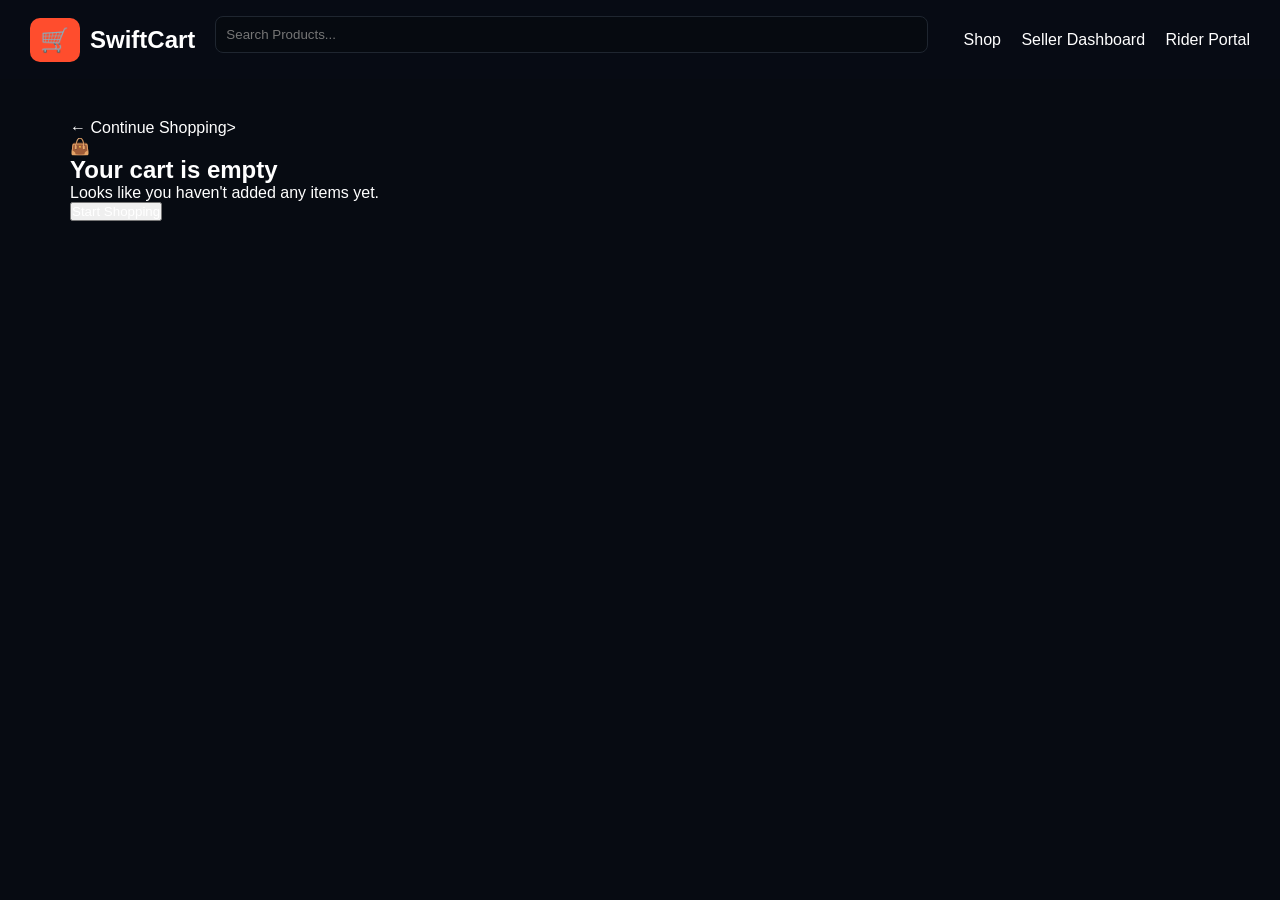
<file: html/cart.html>
<!DOCTYPE html>
<html lang="en">
<head>
    <meta charset="UTF-8">
    <meta name="viewport" content="width=device-width, initial-scale=1.0">
    <title>SwiftCart | Cart</title>
    <link rel="stylesheet" href="../css/cart2.css">
    <link rel="stylesheet" href="../css/global.css">
</head>
<body>
    <header class="navbar">
        <div class="logo">
            <span class="logo-box">🛒 </span>
            <span class="logo-text">SwiftCart</span>
        </div>

        <input type="text" class="search"placeholder="Search Products...">

        <nav class="nav-links">
            <a href="#"><i class="fa-solid fa-store"></i>Shop</a>
            <a href="#"><i class="fa-solid fa-chart-line"></i>Seller Dashboard</a>
            <a href="#"><i class="fa-solid fa-motorcycle"></i>Rider Portal</a>
            <span class="cart-icon"><i class="fa-solid -fa-cart-shopping cart-icon"></i></span>

        </nav>
    </header>

    <main class="cart-container">
        <div class="continue-shopping">
            <a href="../index.html">
            &#8592; Continue Shopping>
            </a>
        </div>
        <div class="cart-box">
            <div class="cart-icon-large">👜 </div>
            <h2>Your cart is empty</h2>
            <p>Looks like you haven't added any items yet.</p>
            <button class="btn"><a href="../index.html">Start Shopping</a></button>
            </div>
        </div>
    </main>
    
</body>
</html>
</file>
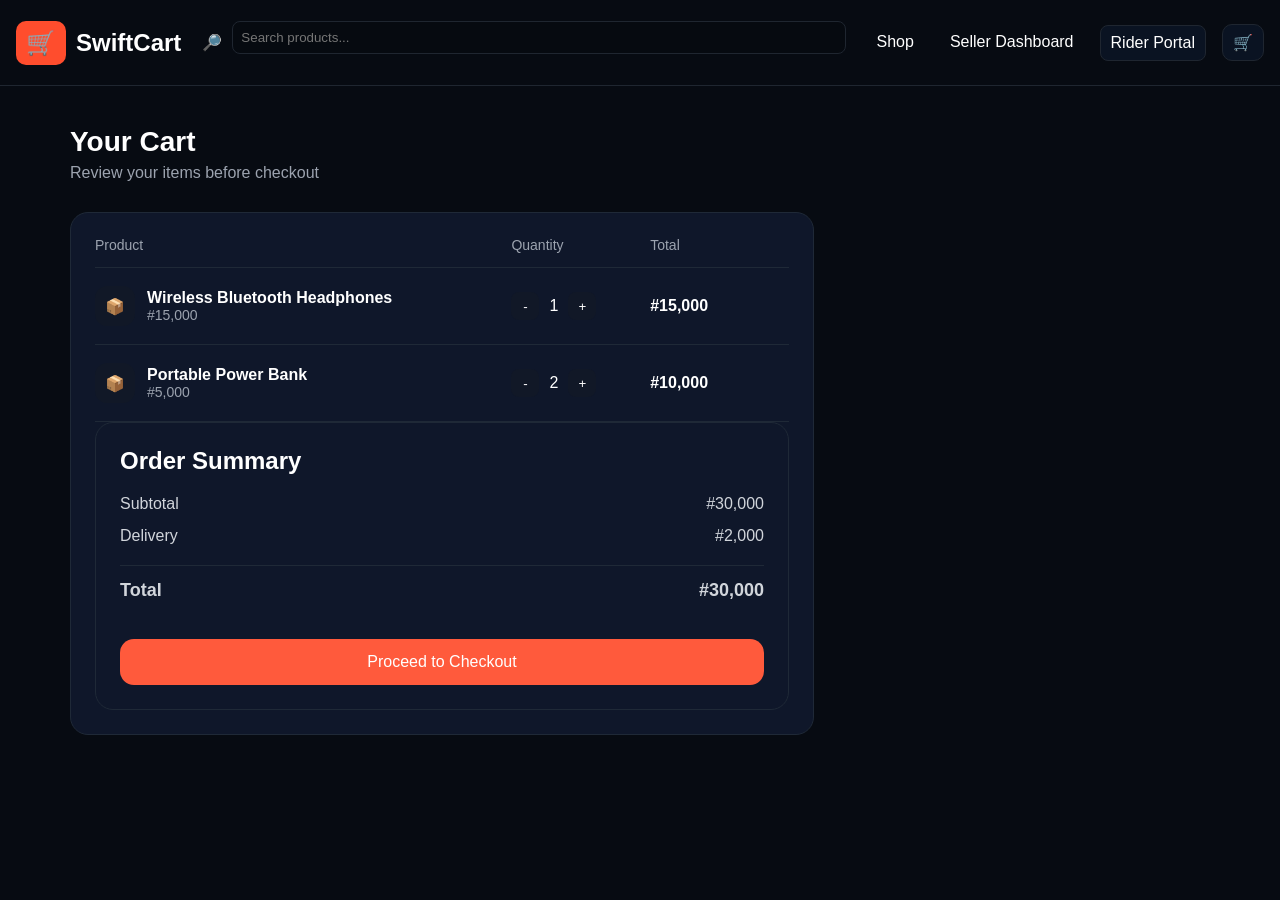
<file: html/cart2.html>
<!DOCTYPE html>
<html lang="en">
<head>
  <meta charset="UTF-8">
  <title>SwiftCart | Cart</title>
  <meta name="viewport" content="width=device-width, initial-scale=1.0">
  <link rel="stylesheet" href="../css/cart2.css">
  <link rel="stylesheet" href="../css/global.css" />
</head>
<body>

  <header class="topbar">
      <div class="logo">
        <span class="logo-box"><a href="../index.html">🛒</a></span>
        <span class="logo-text">SwiftCart</span>
      </div>

      <div class="search">
        <span class="search-icon">🔎</span>
        <input id="search" type="text" placeholder="Search products..." />
      </div>

      <div class="links">
        <a href="../index.html">Shop</a>
        <a href="page2.html">Seller Dashboard</a>
        <a class="active" href="rider.html">Rider Portal</a>
      </div>

      <div class="cart"><a href="cart2.html">🛒</a></div>
    </header>

  <!-- Cart Container -->
  <main class="cart-container">

    <header class="cart-header">
      <h1>Your Cart</h1>
      <p>Review your items before checkout</p>
    </header>

    <section class="cart-grid">

      <!-- Cart Items -->
      <div class="cart-items">
        <div class="cart-table-header">
          <span>Product</span>
          <span>Quantity</span>
          <span>Total</span>
        </div>

        <!-- Item 1 -->
        <div class="cart-row">
          <div class="product">
            <div class="icon">📦</div>
            <div>
              <strong>Wireless Bluetooth Headphones</strong>
              <p>#15,000</p>
            </div>
          </div>

          <div class="quantity">
            <button>-</button>
            <span>1</span>
            <button>+</button>
          </div>

          <div class="price">#15,000</div>
        </div>

        <!-- Item 2 -->
        <div class="cart-row">
          <div class="product">
            <div class="icon">📦</div>
            <div>
              <strong>Portable Power Bank</strong>
              <p>#5,000</p>
            </div>
          </div>

          <div class="quantity">
            <button>-</button>
            <span>2</span>
            <button>+</button>
          </div>

          <div class="price">#10,000
        </div>
      </div>

      <!-- Summary -->
      <aside class="summary">
        <h2>Order Summary</h2>

        <div class="summary-row">
          <span>Subtotal</span>
          <span>#30,000</span>
        </div>

        <div class="summary-row">
          <span>Delivery</span>
          <span>#2,000</span>
        </div>

        <div class="summary-row total">
          <span>Total</span>
          <span>#30,000</span>
        </div>

        <button class="checkout"><a href="checkout.html">Proceed to Checkout</a></button>
      </aside>

    </section>

  </main>

</body>
</html>
</file>
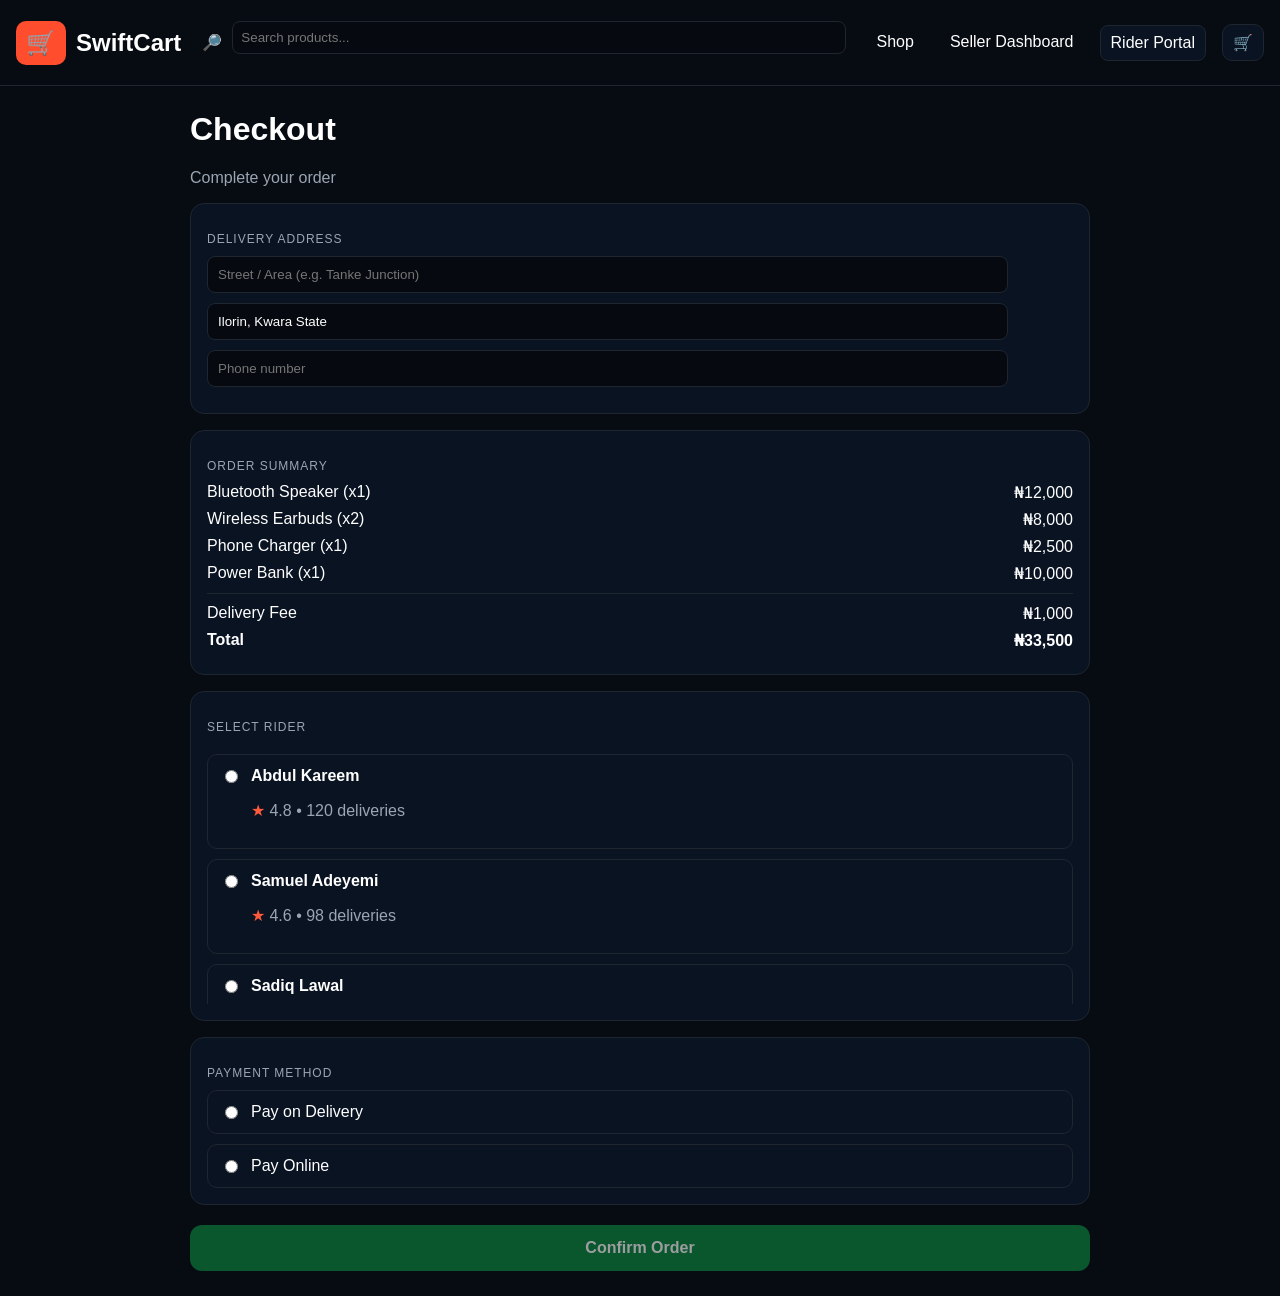
<file: html/checkout.html>
<!doctype html>
<html lang="en">
  <head>
    <meta charset="UTF-8" />
    <meta name="viewport" content="width=device-width, initial-scale=1.0" />
    <title>Checkout | SwiftCart</title>
    <link rel="stylesheet" href="../css/checkout.css" />
    <link rel="stylesheet" href="../css/global.css" />
  </head>
  <body>
    <!-- HEADER -->
    <header class="topbar">
      <div class="logo">
        <span class="logo-box"><a href="../index.html">🛒</a></span>
        <span class="logo-text">SwiftCart</span>
      </div>

      <div class="search">
        <span class="search-icon">🔎</span>
        <input type="text" placeholder="Search products..." />
      </div>

      <div class="links">
        <a href="../index.html">Shop</a>
        <a href="page2.html">Seller Dashboard</a>
        <a class="active" href="rider.html">Rider Portal</a>
      </div>

      <div class="cart"><a href="cart2.html">🛒</a></div>
    </header>

    <main class="container">
      <h1>Checkout</h1>
      <p class="sub">Complete your order</p>

      <!-- DELIVERY ADDRESS -->
      <div class="card">
        <p class="label">DELIVERY ADDRESS</p>

        <input
          id="address"
          type="text"
          placeholder="Street / Area (e.g. Tanke Junction)"
        />
        <input type="text" value="Ilorin, Kwara State" disabled />
        <input id="phone" type="text" placeholder="Phone number" />
      </div>

      <!-- ORDER SUMMARY -->
      <div class="card">
        <p class="label">ORDER SUMMARY</p>

        <div class="item">
          <span>Bluetooth Speaker (x1)</span>
          <span>₦12,000</span>
        </div>

        <div class="item">
          <span>Wireless Earbuds (x2)</span>
          <span>₦8,000</span>
        </div>

        <div class="item">
          <span>Phone Charger (x1)</span>
          <span>₦2,500</span>
        </div>

        <div class="item">
          <span>Power Bank (x1)</span>
          <span>₦10,000</span>
        </div>

        <hr />

        <div class="item">
          <span>Delivery Fee</span>
          <span>₦1,000</span>
        </div>

        <div class="item total">
          <span>Total</span>
          <span>₦33,500</span>
        </div>
      </div>

      <!-- SELECT RIDER (SCROLLABLE CARD) -->
      <div class="card">
        <p class="label">SELECT RIDER</p>

        <div class="rider-list">
          <label class="option">
            <input type="radio" name="rider" />
            <div>
              <strong>Abdul Kareem</strong>
              <p class="sub">
                <span class="star">★</span> 4.8 • 120 deliveries
              </p>
            </div>
          </label>

          <label class="option">
            <input type="radio" name="rider" />
            <div>
              <strong>Samuel Adeyemi</strong>
              <p class="sub"><span class="star">★</span> 4.6 • 98 deliveries</p>
            </div>
          </label>

          <label class="option">
            <input type="radio" name="rider" />
            <div>
              <strong>Sadiq Lawal</strong>
              <p class="sub"><span class="star">★</span> 4.5 • 95 deliveries</p>
            </div>
          </label>

          <label class="option">
            <input type="radio" name="rider" />
            <div>
              <strong>Daniel Olatunji</strong>
              <p class="sub">
                <span class="star">★</span> 4.7 • 110 deliveries
              </p>
            </div>
          </label>

          <label class="option">
            <input type="radio" name="rider" />
            <div>
              <strong>Hassan Musa</strong>
              <p class="sub">
                <span class="star">★</span> 4.9 • 150 deliveries
              </p>
            </div>
          </label>

          <label class="option">
            <input type="radio" name="rider" />
            <div>
              <strong>Chinedu Okafor</strong>
              <p class="sub"><span class="star">★</span> 4.4 • 70 deliveries</p>
            </div>
          </label>

          <label class="option">
            <input type="radio" name="rider" />
            <div>
              <strong>Yusuf Bello</strong>
              <p class="sub"><span class="star">★</span> 4.6 • 90 deliveries</p>
            </div>
          </label>

          <label class="option">
            <input type="radio" name="rider" />
            <div>
              <strong>Emmanuel Johnson</strong>
              <p class="sub"><span class="star">★</span>4.5 • 85 deliveries</p>
            </div>
          </label>

          <label class="option">
            <input type="radio" name="rider" />
            <div>
              <strong>Mustapha Ahmed</strong>
              <p class="sub"><span class="star">★</span>4.3 • 60 deliveries</p>
            </div>
          </label>

          <label class="option">
            <input type="radio" name="rider" />
            <div>
              <strong>Michael Adebayo</strong>
              <p class="sub">
                <span class="star">★</span> 4.8 • 130 deliveries
              </p>
            </div>
          </label>
        </div>
      </div>

      <!-- PAYMENT -->
      <div class="card">
        <p class="label">PAYMENT METHOD</p>

        <label class="option">
          <input type="radio" name="payment" />
          <span>Pay on Delivery</span>
        </label>

        <label class="option">
          <input type="radio" name="payment" />
          <span>Pay Online</span>
        </label>
      </div>

      <!-- CONFIRM -->
      <button id="confirmBtn" class="confirm-btn" disabled>
        <a href="order.html">Confirm Order</a>
      </button>
    </main>

    <script src="../js/checkout.js"></script>
  </body>
</html>
</file>
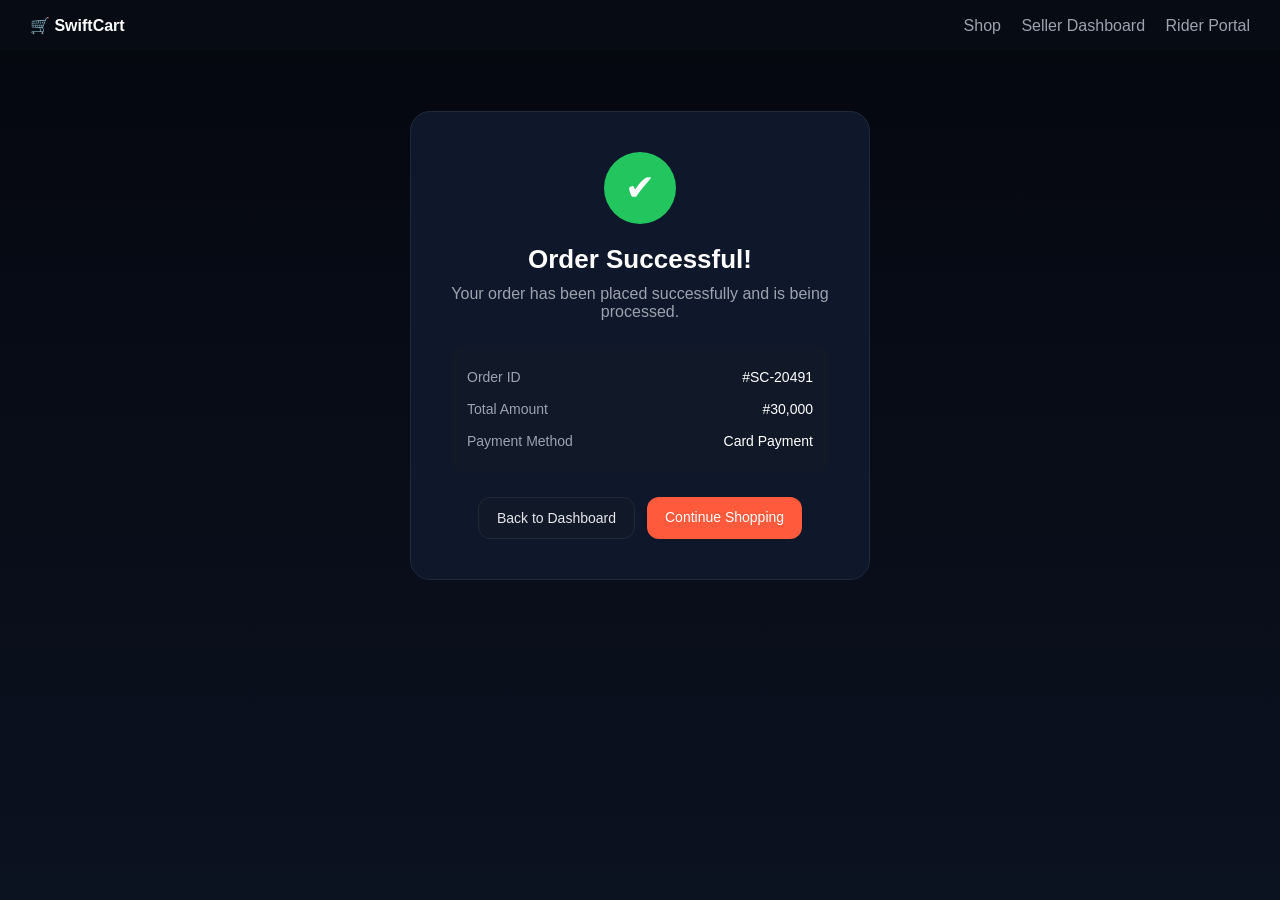
<file: html/order.html>
<!doctype html>
<html lang="en">
  <head>
    <meta charset="UTF-8" />
    <title>SwiftCart | Order Successful</title>
    <meta name="viewport" content="width=device-width, initial-scale=1.0" />
    <link rel="stylesheet" href="../css/order.css" />
  </head>
  <body>
    <!-- Navbar -->
    <header class="navbar">
      <div class="logo">🛒 SwiftCart</div>
      <nav>
        <a href="../index.html">Shop</a>
        <a href="./page2.html">Seller Dashboard</a>
        <a href="./rider.html">Rider Portal</a>
      </nav>
    </header>

    <!-- Success Container -->
    <main class="success-container">
      <div class="success-card">
        <div class="success-icon">✔</div>

        <h1>Order Successful!</h1>
        <p>Your order has been placed successfully and is being processed.</p>

        <div class="order-details">
          <div class="detail-row">
            <span>Order ID</span>
            <span>#SC-20491</span>
          </div>

          <div class="detail-row">
            <span>Total Amount</span>
            <span>#30,000</span>
          </div>

          <div class="detail-row">
            <span>Payment Method</span>
            <span>Card Payment</span>
          </div>
        </div>

        <div class="actions">
          <a href="cart2.html" class="btn secondary">Back to Dashboard</a>
          <a href="../index.html" class="btn primary">Continue Shopping</a>
        </div>
      </div>
    </main>
  </body>
</html>
</file>
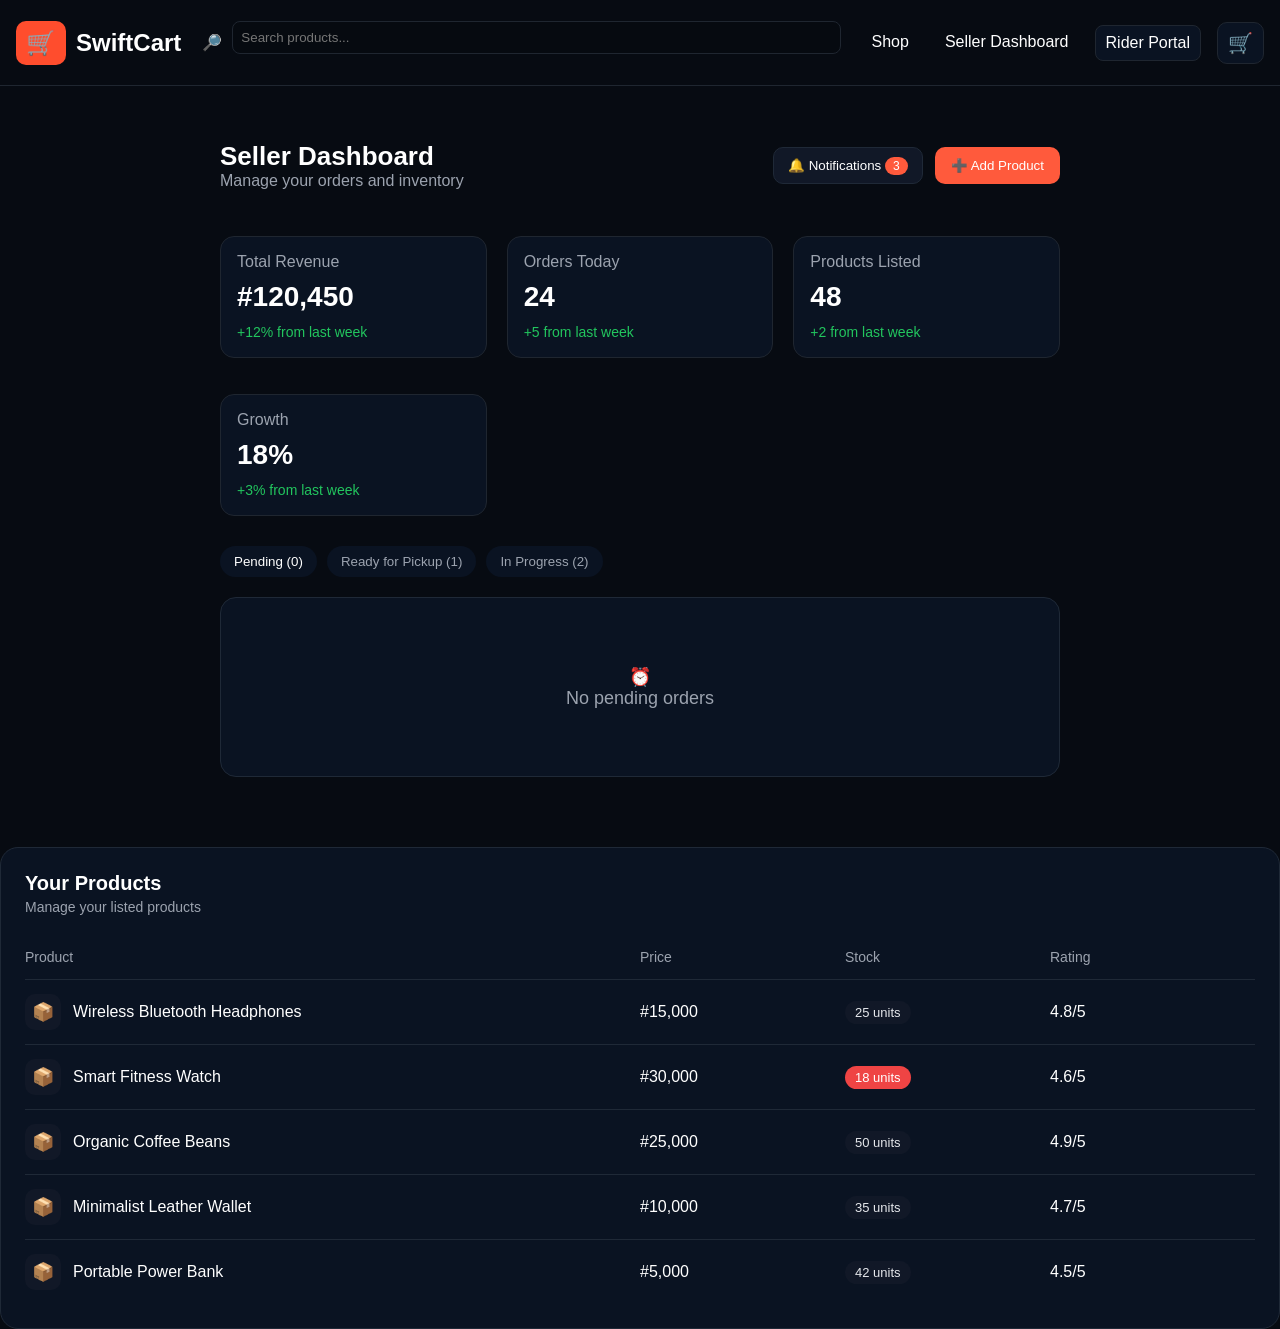
<file: html/page2.html>
<!doctype html>
<html lang="en">
  <head>
    <meta charset="UTF-8" />
    <title>SwiftCart – Seller Dashboard</title>
    <meta name="viewport" content="width=device-width, initial-scale=1.0" />
    <link rel="stylesheet" href="../css/page2.css" />
    <link rel="stylesheet" href="../css/global.css" />
  </head>
  <body>
    <header class="topbar">
      <div class="logo">
        <span class="logo-box"><a href="../index.html">🛒</a></span>
        <span class="logo-text">SwiftCart</span>
      </div>

      <div class="search">
        <span class="search-icon">🔎</span>
        <input type="text" placeholder="Search products..." />
      </div>

      <div class="links">
        <a href="../index.html">Shop</a>
        <a href="page2.html">Seller Dashboard</a>
        <a class="active" href="rider.html">Rider Portal</a>
      </div>

      <div class="cart"><a href="cart2.html">🛒</a></div>
    </header>

    <main class="container">
      <div class="dashboard-header">
        <div>
          <h1>Seller Dashboard</h1>
          <p>Manage your orders and inventory</p>
        </div>

        <div class="actions">
          <button class="notify">
            🔔 Notifications <span class="badge">3</span>
          </button>
          <button class="add-product">➕ Add Product</button>
        </div>
      </div>

      <section class="stats">
        <div class="card">
          <p>Total Revenue</p>
          <h2>#120,450</h2>
          <span class="positive">+12% from last week</span>
        </div>

        <div class="card">
          <p>Orders Today</p>
          <h2>24</h2>
          <span class="positive">+5 from last week</span>
        </div>

        <div class="card">
          <p>Products Listed</p>
          <h2>48</h2>
          <span class="positive">+2 from last week</span>
        </div>

        <div class="card">
          <p>Growth</p>
          <h2>18%</h2>
          <span class="positive">+3% from last week</span>
        </div>
      </section>

      <section class="orders">
        <div class="tabs">
          <button class="tab active">Pending (0)</button>
          <button class="tab">Ready for Pickup (1)</button>
          <button class="tab">In Progress (2)</button>
        </div>

        <div class="orders-box">
          <div class="empty">
            ⏰
            <p>No pending orders</p>
          </div>
        </div>
      </section>
    </main>
    <section class="products-section">
      <div class="products-header">
        <h2>Your Products</h2>
        <p>Manage your listed products</p>
      </div>

      <div class="products-table">
        <div class="table-header">
          <span>Product</span>
          <span>Price</span>
          <span>Stock</span>
          <span>Rating</span>
        </div>

        <div class="table-row">
          <div class="product">
            <div class="icon">📦</div>
            <span>Wireless Bluetooth Headphones</span>
          </div>
          <span class="price">#15,000</span>
          <span class="stock good">25 units</span>
          <span class="rating">4.8/5</span>
        </div>

        <div class="table-row">
          <div class="product">
            <div class="icon">📦</div>
            <span>Smart Fitness Watch</span>
          </div>
          <span class="price">#30,000</span>
          <span class="stock low">18 units</span>
          <span class="rating">4.6/5</span>
        </div>

        <div class="table-row">
          <div class="product">
            <div class="icon">📦</div>
            <span>Organic Coffee Beans</span>
          </div>
          <span class="price">#25,000</span>
          <span class="stock good">50 units</span>
          <span class="rating">4.9/5</span>
        </div>

        <div class="table-row">
          <div class="product">
            <div class="icon">📦</div>
            <span>Minimalist Leather Wallet</span>
          </div>
          <span class="price">#10,000</span>
          <span class="stock good">35 units</span>
          <span class="rating">4.7/5</span>
        </div>

        <div class="table-row">
          <div class="product">
            <div class="icon">📦</div>
            <span>Portable Power Bank</span>
          </div>
          <span class="price">#5,000</span>
          <span class="stock good">42 units</span>
          <span class="rating">4.5/5</span>
        </div>
      </div>
    </section>
  </body>
</html>
</file>
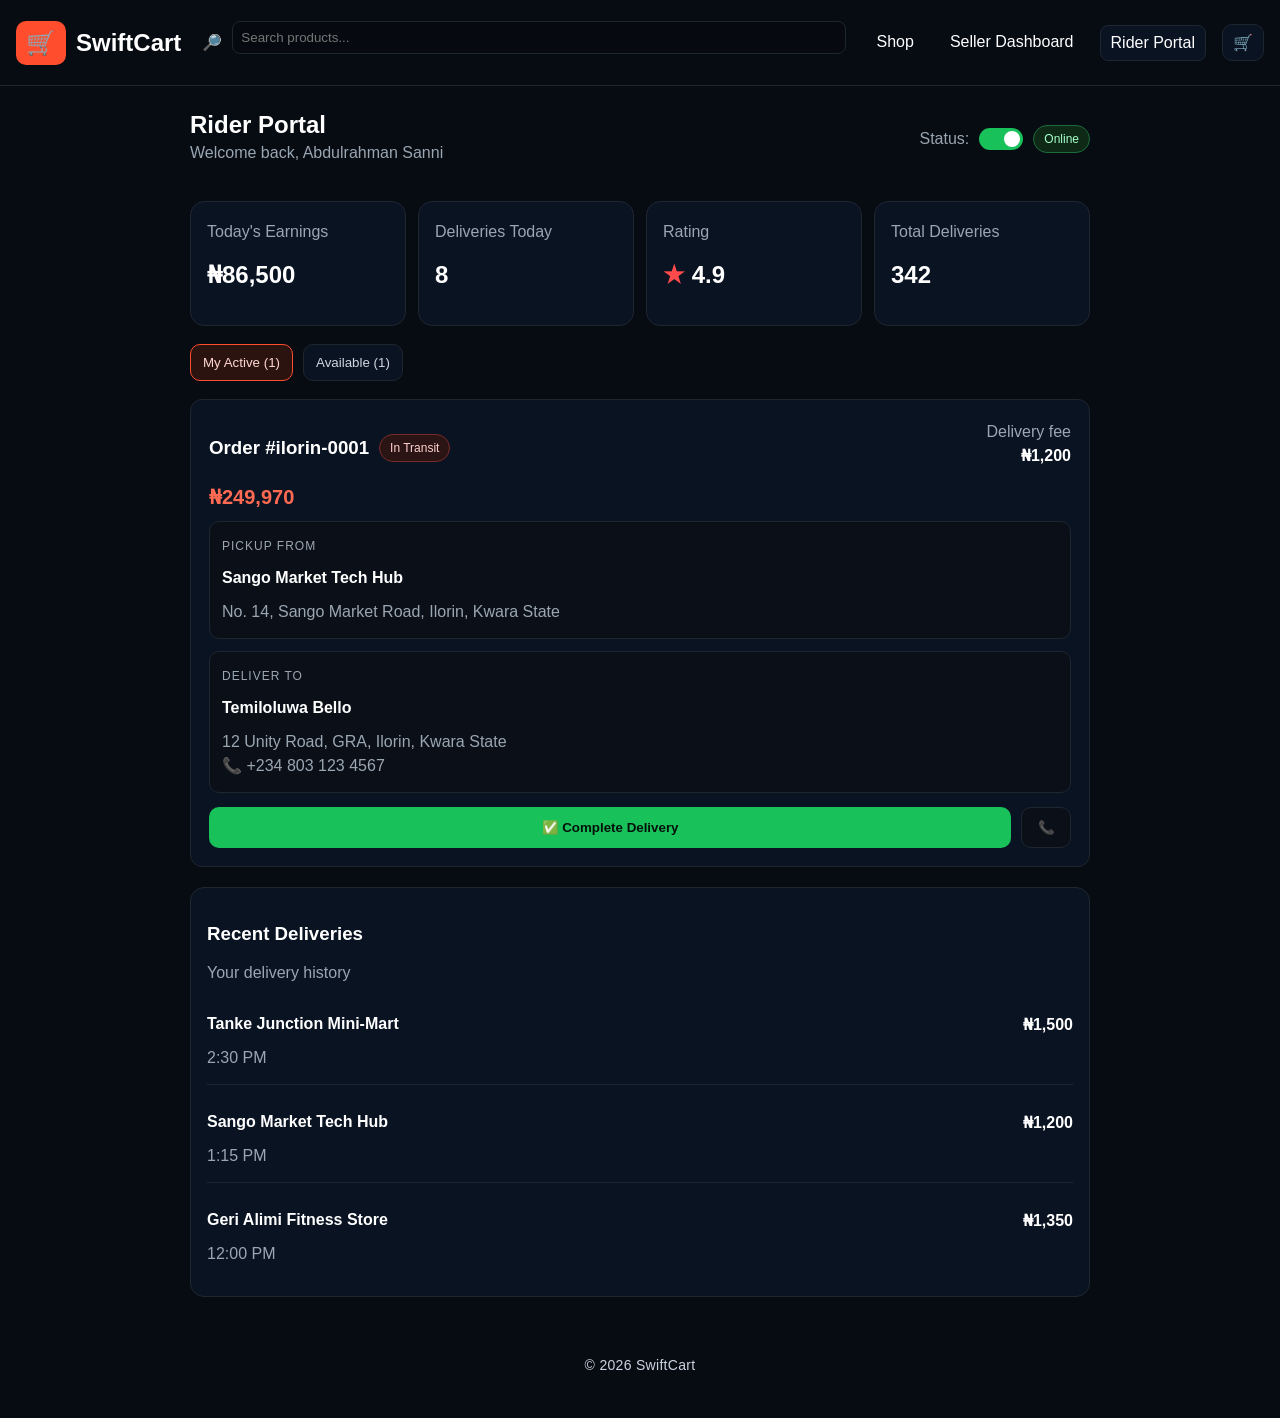
<file: html/rider.html>
<!doctype html>
<html lang="en">
  <head>
    <meta charset="UTF-8" />
    <meta name="viewport" content="width=device-width, initial-scale=1.0" />
    <title>SwiftCart - Rider Portal</title>
    <link rel="stylesheet" href="../css/rider.css" />
    <link rel="stylesheet" href="../css/global.css" />
  </head>
  <body>
    <!-- TOP NAV -->
    <header class="topbar">
      <div class="logo">
        <span class="logo-box"><a href="../index.html">🛒</a></span>
        <span class="logo-text">SwiftCart</span>
      </div>

      <div class="search">
        <span class="search-icon">🔎</span>
        <input type="text" placeholder="Search products..." />
      </div>

      <div class="links">
        <a href="../index.html">Shop</a>
        <a href="page2.html">Seller Dashboard</a>
        <a class="active" href="rider.html">Rider Portal</a>
      </div>

      <div class="cart"><a href="cart2.html">🛒</a></div>
    </header>

    <main class="container">
      <!-- HEADING -->
      <section class="heading">
        <div>
          <h1>Rider Portal</h1>
          <p class="sub">Welcome back, Abdulrahman Sanni</p>
        </div>

        <div class="status">
          <span class="sub">Status:</span>

          <label class="switch">
            <input id="onlineToggle" type="checkbox" checked />
            <span class="slider"></span>
          </label>

          <span id="statusBadge" class="badge online">Online</span>
        </div>
      </section>

      <!-- STATS -->
      <section class="stats">
        <div class="card">
          <p class="sub">Today's Earnings</p>
          <h2>₦86,500</h2>
        </div>

        <div class="card">
          <p class="sub">Deliveries Today</p>
          <h2>8</h2>
        </div>

        <div class="card">
          <p class="sub">Rating</p>
          <h2><span class="star">★</span> 4.9</h2>
        </div>

        <div class="card">
          <p class="sub">Total Deliveries</p>
          <h2>342</h2>
        </div>
      </section>

      <!-- TABS -->
      <section class="tabs">
        <button id="tabActive" class="tab-btn tab-active">My Active (1)</button>
        <button id="tabAvailable" class="tab-btn">Available (1)</button>
      </section>

      <section id="activeSection">
        <div class="big-card">
          <div class="big-top">
            <div>
              <div class="row">
                <h3>Order #ilorin-0001</h3>
                <span class="badge transit">In Transit</span>
              </div>
              <p class="price">₦249,970</p>
            </div>

            <div class="fee">
              <p class="sub">Delivery fee</p>
              <p class="fee-amount">₦1,200</p>
            </div>
          </div>

          <div class="info-box">
            <p class="sub small-title">PICKUP FROM</p>
            <p class="bold">Sango Market Tech Hub</p>
            <p class="sub">No. 14, Sango Market Road, Ilorin, Kwara State</p>
          </div>

          <div class="info-box">
            <p class="sub small-title">DELIVER TO</p>
            <p class="bold">Temiloluwa Bello</p>
            <p class="sub">12 Unity Road, GRA, Ilorin, Kwara State</p>
            <p class="sub">📞 +234 803 123 4567</p>
          </div>

          <div class="actions">
            <button id="completeBtn" class="btn green">
              ✅ Complete Delivery
            </button>
            <button class="btn dark">📞</button>
          </div>
        </div>
      </section>

      <section id="availableSection" class="hide">
        <div class="big-card">
          <div class="big-top">
            <div>
              <div class="row">
                <h3>Order #ilorin-0002</h3>
                <span class="badge available">Available</span>
              </div>
              <p class="price">₦89,500</p>
            </div>

            <div class="fee">
              <p class="sub">Delivery fee</p>
              <p class="fee-amount">₦800</p>
            </div>
          </div>

          <div class="info-box">
            <p class="sub small-title">PICKUP FROM</p>
            <p class="bold">Fate Road Coffee Corner</p>
            <p class="sub">7 Fate Road, Ilorin, Kwara State</p>
          </div>

          <div class="info-box">
            <p class="sub small-title">DELIVER TO</p>
            <p class="bold">Zainab Lawal</p>
            <p class="sub">23 Taiwo Road, Ilorin, Kwara State</p>
            <p class="sub">📞 +234 812 987 6543</p>
          </div>

          <div class="actions">
            <button id="acceptBtn" class="btn green">✅ Accept Order</button>
            <button class="btn dark">ℹ️</button>
          </div>
        </div>
      </section>

      <section class="card recent">
        <h3>Recent Deliveries</h3>
        <p class="sub">Your delivery history</p>

        <div class="recent-item">
          <div>
            <p class="bold">Tanke Junction Mini-Mart</p>
            <p class="sub">2:30 PM</p>
          </div>
          <p class="bold">₦1,500</p>
        </div>

        <div class="recent-item">
          <div>
            <p class="bold">Sango Market Tech Hub</p>
            <p class="sub">1:15 PM</p>
          </div>
          <p class="bold">₦1,200</p>
        </div>

        <div class="recent-item">
          <div>
            <p class="bold">Geri Alimi Fitness Store</p>
            <p class="sub">12:00 PM</p>
          </div>
          <p class="bold">₦1,350</p>
        </div>
      </section>

      <footer class="footer">
        <p>© 2026 SwiftCart</p>
      </footer>
    </main>

    <script src="../js/rider.js"></script>
  </body>
</html>
</file>
<file: css/style.css>
body {
  background-color: #050e1d;
  color: white;
  font-family: "Gill Sans", "Gill Sans MT", Calibri, "Trebuchet MS", sans-serif;

  margin: 0;
  padding: 0;
}

/* --- Typography Reset --- */
h2,
h3,
p {
  margin: 0;
}

/* --- Header Section --- */
.featured-section-wrapper {
  max-width: 1200px;
  margin: 0 auto;
  margin-bottom: 5rem;
}

.featured-header {
  display: flex;
  flex-wrap: wrap; /* Allows wrapping on mobile */
  justify-content: space-between;
  align-items: center;
  gap: 1.5rem;
  margin-bottom: 2rem;
}

.header-text h2 {
  font-size: xx-large;
  margin-bottom: 0.5rem;
}

.header-text p {
  color: #9ca3af;
}

.btn-display {
  display: flex;
  flex-wrap: wrap;
  gap: 10px;
}

.btn-display button {
  border-radius: 10px;
  padding: 0.5rem 1rem;
  background-color: #0a1322;
  color: white;
  border: 1px solid #9ca3af;
  cursor: pointer;
  transition: background-color 0.3s;
}

.btn-display button:hover,
.btn-display button.active {
  background-color: #ff5a3c;
  border-color: #ff5a3c;
}

/* --- Products Grid --- */
.products-grid {
  display: grid;
  /* Automatically creates columns based on available width. Super responsive! */
  grid-template-columns: repeat(auto-fit, minmax(200px, 1fr));
  gap: 1.5rem;
}

/* --- Individual Product Card --- */
.product {
  background-color: #0a1322;
  border: 1px solid rgba(66, 60, 60, 0.425);
  border-radius: 0.5rem;
  display: flex;
  flex-direction: column; /* Stacks image, content, and footer */
  overflow: hidden; /* Keeps image inside border radius */
  /* transition: transform 0.3s ease; */
  transition: all 0.3s ease;
}

.product:hover {
  transform: scale(1.03);
}

.product img {
  width: 100%;
  height: 250px;
  object-fit: cover; /* Prevents image distortion */
}

.product-content {
  padding: 1.2rem;
  display: flex;
  flex-direction: column;
  flex-grow: 1; /* Pushes the footer to the bottom of the card */
}

.product-content h3 {
  font-size: large;
  margin-bottom: 0.5rem;
}

.product-content .desc {
  color: #9ca3af;
  font-size: 0.95rem;
  margin-bottom: 1rem;
  line-height: 1.4;
  flex-grow: 1; /* Makes descriptions take up available space evenly */
}

.no-products {
  display: none; /* hidden by default */
  text-align: center;
  color: #9ca3af;
  font-size: 1rem;
  padding: 2rem 0;
  grid-column: 1 / -1; /* span full grid */
}

.rating {
  margin-bottom: 1rem;
}

.rating .star {
  color: #ff5a3c;
}

.rating .reviews {
  font-size: 14px;
  color: #9ca3af;
  margin-left: 0.3rem;
}

/* --- Product Footer (Price & Button) --- */
.product-footer {
  display: flex;
  justify-content: space-between;
  align-items: center;
}

.product-footer h2 {
  color: #ff5a3c;
  font-size: 1.5rem;
}

a.btn-add {
  background-color: #ff5a3c;
  color: white;
  text-decoration: none;
  font-size: 14px;
  font-weight: 600;
  padding: 0.6rem 1.2rem;
  border-radius: 5px;
  transition: background-color 0.2s ease;
}

a.btn-add:hover {
  background-color: #e0482b;
}
/* =========================================
   Info Section (How SwiftCart Works)
========================================= */
.info {
  background-color: var(--bg-card);
  padding: 4rem 0; /* A bit more padding for breathing room */
  border-top: 1px solid var(--border);
  border-bottom: 1px solid var(--border);
}

/* Center the main heading perfectly */
.info > div:first-child h3 {
  text-align: center;
  font-size: 2rem;
  margin-bottom: 3rem;
}

.info-container {
  display: flex;
  justify-content: center; /* Centers the 3 blocks */
  gap: 4rem; /* Restores the original spacing between columns */
  text-align: center;
  flex-wrap: wrap; /* Allows stacking on smaller screens */
  padding: 0 1rem;
  max-width: 1200px;
  margin: auto;
}

/* Restoring original 300px width constraint */
.info-container > div {
  max-width: 300px;
  display: flex;
  flex-direction: column;
  align-items: center;
}

.num {
  color: var(--primary);
  background: rgba(255, 90, 60, 0.1);
  width: 4rem;
  height: 4rem;
  line-height: 4rem;
  border-radius: 50%;
  margin: 0 auto 1rem;
  font-size: 1.5rem;
  font-weight: bold;
}

.info-container h3 {
  font-size: 1.25rem;
  margin-bottom: 0.5rem;
}

.info-container p {
  color: var(--text-muted);
  line-height: 1.5;
}

/* =========================================
   Footer Section
========================================= */
footer {
  padding: 2rem 0;
}

.favicon {
  display: flex;
  justify-content: space-around;
  align-items: center;
  flex-wrap: wrap;
  padding: 0 20px;
}

.favicon h3 {
  font-size: 1.5rem;
  font-weight: bold;
}

.favicon p {
  color: var(--text-muted);
}
</file>
<file: css/hero.css>
:root {
  background-color: #0b0f14;
  /* background-card: #121821; */
  --primary: #ff4d2d;
  --text-light: #e5e7eb;
  --text-muted: #9ca3af;
  --border: #1f2937;
}

.navbar {
  margin: 0;
  padding: 0;
  box-sizing: border-box;
  font-family: "Gill Sans", "Gill Sans MT", Calibri, "Trebuchet MS", sans-serif;
}

body {
  background: radial-gradient(ellipse, #111827, var(--bg-dark));
  color: var(--text-light);
}

.navbar {
  display: flex;
  align-items: center;
  justify-content: space-between;
  padding: 16px 40px;
  border-bottom: 1px solid var(--border);
}

.logo {
  font-size: 20px;
  font-weight: bold;
}

nav {
  display: flex;
  gap: 20px;
}

nav a {
  text-decoration: none;
  color: var(--text-muted);
  font-size: 14px;
}

nav a:hover {
  color: white;
}

.search-box input {
  background: var(--bg-card);
  border: 1px solid var(--border);
  padding: 8px 14px;
  border-radius: 20px;
  color: white;
}

.hero {
  text-align: center;
  padding: 100px 20px 60px;
}

.hero h1 {
  font-size: 44px;
  margin-bottom: 16px;
}

.hero h1 span {
  color: var(--primary);
}

.hero p {
  color: var(--text-muted);
  max-width: 700px;
  margin: 0 auto 32px;
}

.hero-buttons {
  display: flex;
  justify-content: center;
  gap: 16px;
}

.button1 {
  background: var(--primary);
  border: none;
  padding: 12px 24px;
  border-radius: 20px;
  color: white;
  font-weight: 600;
  cursor: pointer;
}

.button2 {
  background: transparent;
  border: 1px solid var(--border);
  padding: 12px 24px;
  border-radius: 24px;
  color: white;
  cursor: pointer;
}

.features {
  display: grid;
  grid-template-columns: repeat(auto-fit, minmax(220px, 1fr));
  gap: 20px;
  max-width: 1000px;
  margin: auto;
  padding: 0 20px 80px;
}

.feature-box {
  background: transparent var(--bg-card);
  border: 1px solid var(--border);
  padding: 24px;
  border-radius: 16px;
  text-align: center;
}

.stats {
  display: grid;
  grid-template-columns: repeat(auto-fit, minmax(150px, 1fr));
  gap: 20px;
  max-width: 900px;
  margin: auto;
  padding: 40px 20px 80px;
  text-align: center;
}

.stat h2 {
  color: var(--primary);
  font-size: 32px;
}
</file>
<file: css/global.css>
body {
  margin: 0;
  font-family: "Gill Sans", "Gill Sans MT", Calibri, "Trebuchet MS", sans-serif;
  background: #070b12;
  color: #fff;
}

/* Top bar */
.topbar {
  display: flex;
  align-items: center;
  gap: 15px;
  padding: 12px 18px;
  border-bottom: 1px solid #1f2630;
}

.logo {
  display: flex;
  align-items: center;
  gap: 10px;
}
.logo-box {
  background: #ff4d2d;
  padding: 8px 10px;
  border-radius: 10px;
  font-size: 1.5rem !important;
}
.logo-text {
  font-weight: bold;
  font-size: 1.5rem !important;
}

.search {
  flex: 1;
  display: flex;
  align-items: center;
  gap: 10px;
  /* background:#0f1520;
  border:1px solid #1f2630; */
  padding: 5px;
  border-radius: 10px;
}
.search input {
  flex: 1;
  background: transparent;
  border: none;

  color: white;
}

.links {
  display: flex;
  gap: 10px;
}
.links a {
  color: #cfd6df;
  text-decoration: none;
  padding: 8px 10px;
  border-radius: 8px;
}
.links a.active {
  background: #0a1322 !important;
  border: 1px solid #1f2630;
  color: white;
}

.cart {
  padding: 8px 10px;
  border: 1px solid #1f2630;
  border-radius: 10px;
  background: #0a1322 !important;
}

/* MAIN */
.container {
  width: 90%;
  max-width: 900px;
  margin: 25px auto;
}

.sub {
  color: #9aa6b2;
}

.card {
  background: #0c121a;
  border: 1px solid #1f2630;
  border-radius: 14px;
  padding: 16px;
  margin-top: 16px;
}

.label {
  font-size: 12px;
  letter-spacing: 1px;
  color: #9aa6b2;
  margin-bottom: 10px;
}

input[type="text"] {
  width: 90%;
  background: #060a10;
  border: 1px solid #1f2630;
  padding: 10px;
  border-radius: 8px;
  color: white;
  margin-bottom: 10px;
}

.item {
  display: flex;
  justify-content: space-between;
  margin: 8px 0;
}

.total {
  font-weight: bold;
}

hr {
  border: none;
  border-top: 1px solid #1f2630;
  margin: 10px 0;
}

/* RIDERS */
.rider-list {
  max-height: 260px;
  overflow-y: auto;
}

.option {
  display: flex;
  gap: 10px;
  align-items: flex-start;
  border: 1px solid #1f2630;
  border-radius: 10px;
  padding: 12px;
  margin-top: 10px;
  cursor: pointer;
}

/* BUTTON */
.confirm-btn {
  width: 100%;
  margin-top: 20px;
  padding: 14px;
  background: #16c75a;
  color: #04120a;
  border: none;
  border-radius: 12px;
  font-size: 16px;
  font-weight: bold;
}

.confirm-btn:disabled {
  background: #0e8a40;
  opacity: 0.6;
}

a {
  text-decoration: none !important;
  color: white !important;
}

#confirmBtn:hover {
  background-color: green;
  color: white !important;
  cursor: pointer;
}
#confirmBtn {
  color: white !important;
}

.topbar {
  display: flex;
  justify-content: space-between;
  align-items: center;
  flex-wrap: wrap;
  padding: 1rem;
  gap: 1rem;
}

.search {
  flex: 1;
  min-width: 200px;
}

.search input {
  width: 100%;
  padding: 0.5rem;
}

.links {
  display: flex;
  gap: 1rem;
  flex-wrap: wrap;
}
</file>
<file: css/cart.css>
* {
  margin: 0;
  padding: 0;
  box-sizing: border-box;
  font-family: "Gill Sans", "Gill Sans MT", Calibri, "Trebuchet MS", sans-serif;
}

body {
  background: radial-gradient(circle at top, #0f172a, #020617);
  color: #e5e7eb;
  min-height: 100vh;
  position: relative;
}

/*Navbar*/
.navbar {
  display: flex;
  align-items: center;
  justify-content: space-between;
  padding: 16px 40px;
  padding-bottom: 10px;
  background: rgba(0, 0, 0, 0.6);
}

logo {
  display: flex;
  align-items: center;
  gap: 8px;
}

.logo-box {
  background: #f97316;
  padding: 6px;
  border-radius: 6px;
}
.logo-text {
  font-weight: bold;
  font-size: 18px;
}

.search {
  width: 35%;
  padding: 10px 14px;
  border-radius: 8px;
  border: none;
  background: #020617;
  color: #e5e7eb;
}

.search::placeholder {
  color: #9ca3af;
}

nav-links a {
  margin-right: 20px;
  text-decoration: none;
  color: #d1d5db;
}
.nav-links {
  display: flex;
  align-items: center;
  gap: 24px;
}

.nav-links a {
  display: flex;
  align-items: center;
  gap: 6px;
  color: #d1d5db;
  text-decoration: none;
  font-size: 14px;
}

.continue-shopping {
  margin-top: 8px;
  margin-left: 40px;
}

.continue-shopping {
  position: absolute;
  top: 78px;
  left: 40px;
  z-index: 10;
}

.continue-shopping a {
  color: #9ca3af;
  text-decoration: none;
  font-size: 14px;
  display: inline-flex;
  align-items: center;
  gap: 6px;
}

.continue-shopping a:hover {
  color: white;
}

.cart-icon {
  font-size: 20px;
}

/*Cart Section*/
.cart-container {
  display: flex;
  justify-content: center;
  align-items: center;
  padding-top: 30px;
  height: calc(100vh-80px);
}

.cart-box {
  margin: 0 auto;
}

.cart-box {
  background: rgba(15, 23, 42, 0.8);
  border-radius: 16px;
  padding: 50px;
  width: 380px;
  text-align: center;
  box-shadow: 0 20px 40px rgba(0, 0, 0, 0.5);
}

.cart-icon-large {
  font-size: 48px;
  margin-bottom: 20px;
  color: #9ca3af;
}

.cart-box h2 {
  margin-bottom: 10px;
}

.cart-box p {
  font-size: 14px;
  color: #9ca3af;
  margin-bottom: 20px;
}

.btn {
  background: #f97316;
  color: #fff;
  border: none;
  padding: 12px 20px;
  border-radius: 10px;
  cursor: pointer;
  font-weight: bold;
}

btn:hover {
  background: #ea580c;
}
</file>
<file: css/cart2.css>
* {
  margin: 0;
  padding: 0;
  box-sizing: border-box;
  font-family:
    "Gill Sans", "Gill Sans MT", Calibri, "Trebuchet MS", sans-serif !important;
}

body {
  background: #0a1322;
  color: #fff;
}

/* Navbar */
.navbar {
  display: flex;
  align-items: center;
  gap: 20px;
  padding: 16px 30px;
  background: #070b14 !important;
}

a {
  text-decoration: none;
  color: white;
}

.logo {
  font-weight: 600;
}

.search {
  flex: 1;
  /* background: #111827 !important; */
  border: none;
  border-radius: 10px;
  padding: 10px 14px;
  color: white;
}

nav a {
  margin-left: 16px;
  text-decoration: none;
  color: #9ca3af;
}

nav a:hover {
  color: #fff;
}

/* Cart Layout */
.cart-container {
  max-width: 1200px;
  margin: auto;
  padding: 40px 30px;
}

.cart-header h1 {
  font-size: 28px;
}

.cart-header p {
  color: #9ca3af;
  margin-top: 6px;
}

.cart-grid {
  display: grid;
  grid-template-columns: 2fr 1fr;
  gap: 24px;
  margin-top: 30px;
}

/* Cart Items */
.cart-items {
  background: #0f172a;
  border-radius: 18px;
  padding: 24px;
  border: 1px solid #1f2937;
}

.cart-table-header,
.cart-row {
  display: grid;
  grid-template-columns: 3fr 1fr 1fr;
  align-items: center;
}

.cart-table-header {
  font-size: 14px;
  color: #9ca3af;
  padding-bottom: 14px;
  border-bottom: 1px solid #1f2937;
}

.cart-row {
  padding: 18px 0;
  border-bottom: 1px solid #1f2937;
}

.cart-row:last-child {
  border-bottom: none;
}

/* Product */
.product {
  display: flex;
  align-items: center;
  gap: 12px;
}

.icon {
  width: 40px;
  height: 40px;
  background: #111827;
  border-radius: 12px;
  display: flex;
  align-items: center;
  justify-content: center;
}

.product p {
  font-size: 14px;
  color: #9ca3af;
}

/* Quantity */
.quantity {
  display: flex;
  align-items: center;
  gap: 10px;
}

.quantity button {
  background: #111827;
  border: none;
  color: white;
  width: 28px;
  height: 28px;
  border-radius: 8px;
  cursor: pointer;
}

/* Price */
.price {
  font-weight: 600;
}

/* Summary */
.summary {
  background: #0f172a;
  border-radius: 18px;
  padding: 24px;
  border: 1px solid #1f2937;
  height: fit-content;
}

.summary h2 {
  margin-bottom: 20px;
}

.summary-row {
  display: flex;
  justify-content: space-between;
  margin-bottom: 14px;
  color: #d1d5db;
}

.summary-row.total {
  font-size: 18px;
  font-weight: 600;
  border-top: 1px solid #1f2937;
  padding-top: 14px;
  margin-top: 20px;
}

/* Checkout */
.checkout {
  width: 100%;
  margin-top: 24px;
  padding: 14px;
  border: none;
  border-radius: 14px;
  background: #ff5a3c;
  color: white;
  font-size: 16px;
  cursor: pointer;
}

.checkout:hover {
  opacity: 0.9;
}
</file>
<file: css/checkout.css>
body {
  margin: 0;
  font-family: "Gill Sans", "Gill Sans MT", Calibri, "Trebuchet MS", sans-serif;
  background: #070b12;
  color: #fff;
}

/* Top bar */
.topbar {
  display: flex;
  align-items: center;
  gap: 15px;
  padding: 12px 18px;
  border-bottom: 1px solid #1f2630;
}

.logo {
  display: flex;
  align-items: center;
  gap: 10px;
}
.logo-box {
  background: #ff4d2d;
}
.logo-text {
  font-weight: bold;
}

.search {
  flex: 1;
  display: flex;
  align-items: center;
  gap: 10px;
  /* background:#0f1520;
  border:1px solid #1f2630; */
  padding: 5px;
  border-radius: 10px;
}
.search input {
  flex: 1;
  background: transparent;
  border: none;

  color: white;
}

.links {
  display: flex;
  gap: 10px;
}
.links a {
  color: #cfd6df;
  text-decoration: none;
  padding: 8px 10px;
  border-radius: 8px;
}
.links a.active {
  background: #111a27;
  border: 1px solid #1f2630;
  color: white;
}

.cart {
  padding: 8px 10px;
  border: 1px solid #1f2630;
  border-radius: 10px;
  background: #0a1322;
}

/* MAIN */
.container {
  width: 90%;
  max-width: 900px;
  margin: 25px auto;
}

.sub {
  color: #9aa6b2;
}

.card {
  background: #0a1322 !important;
  border: 1px solid #1f2630;
  border-radius: 14px;
  padding: 16px;
  margin-top: 16px;
}

.label {
  font-size: 12px;
  letter-spacing: 1px;
  color: #9aa6b2;
  margin-bottom: 10px;
}

input[type="text"] {
  width: 90%;
  background: #060a10;
  border: 1px solid #1f2630;
  padding: 10px;
  border-radius: 8px;
  color: white;
  margin-bottom: 10px;
}

.item {
  display: flex;
  justify-content: space-between;
  margin: 8px 0;
}

.total {
  font-weight: bold;
}

hr {
  border: none;
  border-top: 1px solid #1f2630;
  margin: 10px 0;
}

/* RIDERS */
.rider-list {
  max-height: 260px;
  overflow-y: auto;
}

.option {
  display: flex;
  gap: 10px;
  align-items: flex-start;
  border: 1px solid #1f2630;
  border-radius: 10px;
  padding: 12px;
  margin-top: 10px;
  cursor: pointer;
}

/* BUTTON */
.confirm-btn {
  width: 100%;
  margin-top: 20px;
  padding: 14px;
  background: #16c75a;
  color: #04120a;
  border: none;
  border-radius: 12px;
  font-size: 16px;
  font-weight: bold;
}

.confirm-btn:disabled {
  background: #0e8a40;
  opacity: 0.6;
}

.star {
  color: #ff5a3c;
}
</file>
<file: css/order.css>
* {
  margin: 0;
  padding: 0;
  box-sizing: border-box;
  font-family: "Segoe UI", sans-serif;
}

body {
  background: linear-gradient(180deg, #05070f, #0b1220);
  color: #ffffff;
  min-height: 100vh;
}

/* Navbar */
.navbar {
  display: flex;
  justify-content: space-between;
  align-items: center;
  padding: 16px 30px;
  background: #070b14;
}

.logo {
  font-weight: 600;
}

nav a {
  margin-left: 16px;
  text-decoration: none;
  color: #9ca3af;
}

nav a:hover {
  color: #ffffff;
}

/* Success Layout */
.success-container {
  display: flex;
  justify-content: center;
  align-items: center;
  padding: 60px 20px;
}

.success-card {
  background: #0f172a;
  border-radius: 20px;
  border: 1px solid #1f2937;
  padding: 40px;
  max-width: 460px;
  width: 100%;
  text-align: center;
}

/* Icon */
.success-icon {
  width: 72px;
  height: 72px;
  margin: 0 auto 20px;
  border-radius: 50%;
  background: #22c55e;
  color: #ffffff;
  display: flex;
  align-items: center;
  justify-content: center;
  font-size: 36px;
}

/* Text */
.success-card h1 {
  font-size: 26px;
  margin-bottom: 10px;
}

.success-card p {
  color: #9ca3af;
  margin-bottom: 24px;
}

/* Order Details */
.order-details {
  background: #111827;
  border-radius: 14px;
  padding: 16px;
  margin-bottom: 24px;
}

.detail-row {
  display: flex;
  justify-content: space-between;
  padding: 8px 0;
  font-size: 14px;
}

.detail-row span:first-child {
  color: #9ca3af;
}

/* Buttons */
.actions {
  display: flex;
  gap: 12px;
  justify-content: center;
}

.btn {
  padding: 12px 18px;
  border-radius: 12px;
  text-decoration: none;
  font-size: 14px;
}

.btn.primary {
  background: #ff5a3c;
  color: white;
}

.btn.secondary {
  background: #111827;
  color: #e5e7eb;
  border: 1px solid #1f2937;
}

.btn:hover {
  opacity: 0.9;
}
</file>
<file: css/page2.css>
* {
  margin: 0;
  padding: 0;
  box-sizing: border-box;
  font-family: "Gill Sans", "Gill Sans MT", Calibri, "Trebuchet MS", sans-serif;
}

body {
  background: #0b0f1a;
  color: #ffffff;
}

.navbar {
  display: flex;
  align-items: center;
  padding: 16px 24px;
  background: #070b14;
  gap: 20px;
}

.logo {
  display: flex;
  align-items: center;
  gap: 8px;
  font-weight: 600;
}

.logo-icon {
  background: #ff5a3c;
  padding: 6px;
  border-radius: 8px;
}

.search {
  flex: 1;
  padding: 10px 14px;
  /* background: #111827; */
  border: none;
  border-radius: 10px;
  color: #fff;
}

.search::placeholder {
  color: #9ca3af;
}

.nav-links a {
  margin: 0 10px;
  color: #9ca3af;
  text-decoration: none;
}

.nav-links .active {
  color: #ffffff;
}

.cart {
  font-size: 20px;
}

.container {
  padding: 30px;
}

.dashboard-header {
  display: flex;
  justify-content: space-between;
  align-items: center;
}

.dashboard-header h1 {
  font-size: 26px;
}

.dashboard-header p {
  color: #9ca3af;
}

.actions {
  display: flex;
  gap: 12px;
}

.notify {
  background: #111827;
  border: 1px solid #1f2937;
  color: white;
  padding: 10px 14px;
  border-radius: 10px;
  cursor: pointer;
}

.badge {
  background: #ff5a3c;
  padding: 2px 8px;
  border-radius: 12px;
  font-size: 12px;
}

.add-product {
  background: #ff5a3c;
  border: none;
  padding: 10px 16px;
  border-radius: 10px;
  color: white;
  cursor: pointer;
}

.stats {
  margin-top: 30px;
  display: grid;
  grid-template-columns: repeat(auto-fit, minmax(220px, 1fr));
  gap: 20px;
}

.card {
  background: #0a1322 !important;
  padding: 20px;
  border-radius: 16px;
  border: 1px solid #0a1322;
}

.card p {
  color: #9ca3af;
}

.card h2 {
  margin: 10px 0;
  font-size: 28px;
}

.positive {
  color: #22c55e;
  font-size: 14px;
}

.orders {
  margin-top: 30px;
}

.tabs {
  display: flex;
  gap: 10px;
}

.tab {
  padding: 8px 14px;
  border-radius: 20px;
  border: none;
  background: #0a1322 !important;
  color: #9ca3af;
  cursor: pointer;
}

.tab.active {
  background: #ff5a3c;
  color: white;
}

.orders-box {
  margin-top: 20px;
  background: #0a1322 !important;
  border-radius: 16px;
  border: 1px solid #1f2937;
  height: 180px;
  display: flex;
  justify-content: center;
  align-items: center;
}

.empty {
  text-align: center;
  color: #9ca3af;
  font-size: 18px;
}

.products-section {
  margin-top: 40px;
  background: #0a1322 !important;
  border-radius: 18px;
  border: 1px solid #1f2937;
  padding: 24px;
}

.products-header h2 {
  font-size: 20px;
  margin-bottom: 4px;
}

.products-header p {
  color: #9ca3af;
  font-size: 14px;
  margin-bottom: 20px;
}

/* Table Layout */
.products-table {
  display: flex;
  flex-direction: column;
}

.table-header,
.table-row {
  display: grid;
  grid-template-columns: 3fr 1fr 1fr 1fr;
  align-items: center;
  padding: 14px 0;
}

.table-header {
  color: #9ca3af;
  font-size: 14px;
  border-bottom: 1px solid #1f2937;
}

.table-row {
  border-bottom: 1px solid #1f2937;
}

.table-row:last-child {
  border-bottom: none;
}

.product {
  display: flex;
  align-items: center;
  gap: 12px;
}

.icon {
  width: 36px;
  height: 36px;
  background: #111827;
  border-radius: 10px;
  display: flex;
  align-items: center;
  justify-content: center;
  font-size: 18px;
}

.price,
.rating {
  font-weight: 500;
}

.stock {
  width: fit-content;
  padding: 4px 10px;
  border-radius: 999px;
  font-size: 13px;
}

.stock.good {
  background: #111827;
  color: #e5e7eb;
}

.stock.low {
  background: #ef4444;
  color: white;
}
</file>
<file: css/rider.css>
body {
  margin: 0;
  font-family: "Gill Sans", "Gill Sans MT", Calibri, "Trebuchet MS", sans-serif;
  background: #070b12;
  color: #fff;
}

/* Top bar */
.topbar {
  display: flex;
  align-items: center;
  gap: 15px;
  padding: 12px 18px;
  border-bottom: 1px solid #1f2630;
}

.logo {
  display: flex;
  align-items: center;
  gap: 10px;
}
.logo-box {
  background: #ff4d2d;
  padding: 8px;
  border-radius: 10px;
}
.logo-text {
  font-weight: bold;
}

.search {
  flex: 1;
  display: flex;
  align-items: center;
  gap: 10px;
  /* background: #0f1520; */
  /* border: 1px solid #1f2630; */
  padding: 10px 12px;
  border-radius: 10px;
}
.search input {
  width: 100%;
  background: transparent;
  border: none;
  outline: none;
  color: white;
}

.links {
  display: flex;
  gap: 10px;
}
.links a {
  color: #cfd6df;
  text-decoration: none;
  padding: 8px 10px;
  border-radius: 8px;
}
.links a.active {
  background: #111a27;
  border: 1px solid #1f2630;
  color: white;
}

.cart {
  padding: 8px 10px;
  border: 1px solid #1f2630;
  border-radius: 10px;
  background: #0f1520;
}

/* Main layout */
.container {
  width: 90%;
  max-width: 1100px;
  margin: 25px auto;
}

h1 {
  margin: 0;
}
.sub {
  color: #9aa6b2;
  margin: 5px 0;
}
.bold {
  font-weight: bold;
}
.small-title {
  letter-spacing: 1px;
  font-size: 12px;
}

/* Heading */
.heading {
  display: flex;
  justify-content: space-between;
  align-items: center;
}

/* Toggle switch (simple) */
.switch {
  position: relative;
  width: 44px;
  height: 22px;
  display: inline-block;
}
.switch input {
  display: none;
}
.slider {
  position: absolute;
  top: 0;
  left: 0;
  right: 0;
  bottom: 0;
  background: #333;
  border-radius: 20px;
  cursor: pointer;
}
.slider:before {
  content: "";
  position: absolute;
  height: 16px;
  width: 16px;
  left: 3px;
  top: 3px;
  background: white;
  border-radius: 50%;
}
.switch input:checked + .slider {
  background: #19c15a;
}
.switch input:checked + .slider:before {
  left: 25px;
}

.status {
  display: flex;
  align-items: center;
  gap: 10px;
}

/* Badges */
.badge {
  padding: 6px 10px;
  border-radius: 20px;
  font-size: 12px;
  border: 1px solid #1f2630;
}
.badge.online {
  background: #0e2a17;
  color: #a7ffca;
  border-color: #1c6c3b;
}
.badge.offline {
  background: #1b1f28;
  color: #cfd6df;
}
.badge.transit {
  background: #2a1414;
  color: #ffd0d0;
  border-color: #7a2a2a;
}
.badge.available {
  background: #1b1f28;
  color: #cfd6df;
}

/* Stats */
.stats {
  display: grid;
  grid-template-columns: repeat(4, 1fr);
  gap: 12px;
  margin: 18px 0;
}
.card {
  background: #0a1322 !important;
  border: 1px solid #1f2630;
  border-radius: 12px;
  padding: 16px;
}
.star {
  color: #ff4b4b;
}

/* Tabs */
.tabs {
  display: flex;
  gap: 10px;
  margin: 10px 0 18px;
}
.tab-btn {
  background: #0a1322;
  color: #cfd6df;
  border: 1px solid #1f2630;
  padding: 10px 12px;
  border-radius: 10px;
  cursor: pointer;
}
.tab-active {
  background: #2b1310;
  border-color: #ff4d2d;
  color: #ffd7d0;
}

/* Big order card */
.big-card {
  background: #0a1322;
  border: 1px solid #1f2630;
  border-radius: 12px;
  padding: 18px;
  margin-bottom: 20px;
}
.big-top {
  display: flex;
  justify-content: space-between;
  align-items: flex-start;
}
.row {
  display: flex;
  align-items: center;
  gap: 10px;
}
.price {
  color: #ff6a52;
  font-weight: bold;
  font-size: 20px;
  margin: 8px 0 0;
}
.fee {
  text-align: right;
}
.fee-amount {
  margin: 5px 0 0;
  font-weight: bold;
}

.info-box {
  background: #0b1018;
  border: 1px solid #1f2630;
  border-radius: 10px;
  padding: 12px;
  margin-top: 12px;
}

/* Buttons */
.actions {
  display: flex;
  gap: 10px;
  margin-top: 14px;
}
.btn {
  border: none;
  padding: 12px 14px;
  border-radius: 10px;
  cursor: pointer;
  font-weight: bold;
}
.btn.green {
  flex: 1;
  background: #19c15a;
  color: #04120a;
}
.btn.dark {
  width: 50px;
  background: #0b1018;
  border: 1px solid #1f2630;
  color: white;
}

/* Recent list */
.recent {
  margin-top: 18px;
  background-color: #0a1322 !important;
}
.recent-item {
  display: flex;
  justify-content: space-between;
  padding: 12px 0;
  border-top: 1px solid #1f2630;
}
.recent-item:first-of-type {
  border-top: none;
}

/* Hide section */
.hide {
  display: none;
}

/* Footer section */
.footer {
  margin-top: 40px;
  padding: 20px;
  text-align: center;
  /* background: #0a0a0a; */
  color: #cbd5e1;
  font-size: 14px;
}

.footer p {
  margin: 0;
  letter-spacing: 0.3px;
}

/* Responsive */
@media (max-width: 900px) {
  .stats {
    grid-template-columns: repeat(2, 1fr);
  }
}
@media (max-width: 520px) {
  .stats {
    grid-template-columns: 1fr;
  }
  .heading {
    flex-direction: column;
    align-items: flex-start;
    gap: 10px;
  }
  .links {
    display: none;
  }
}
</file>
